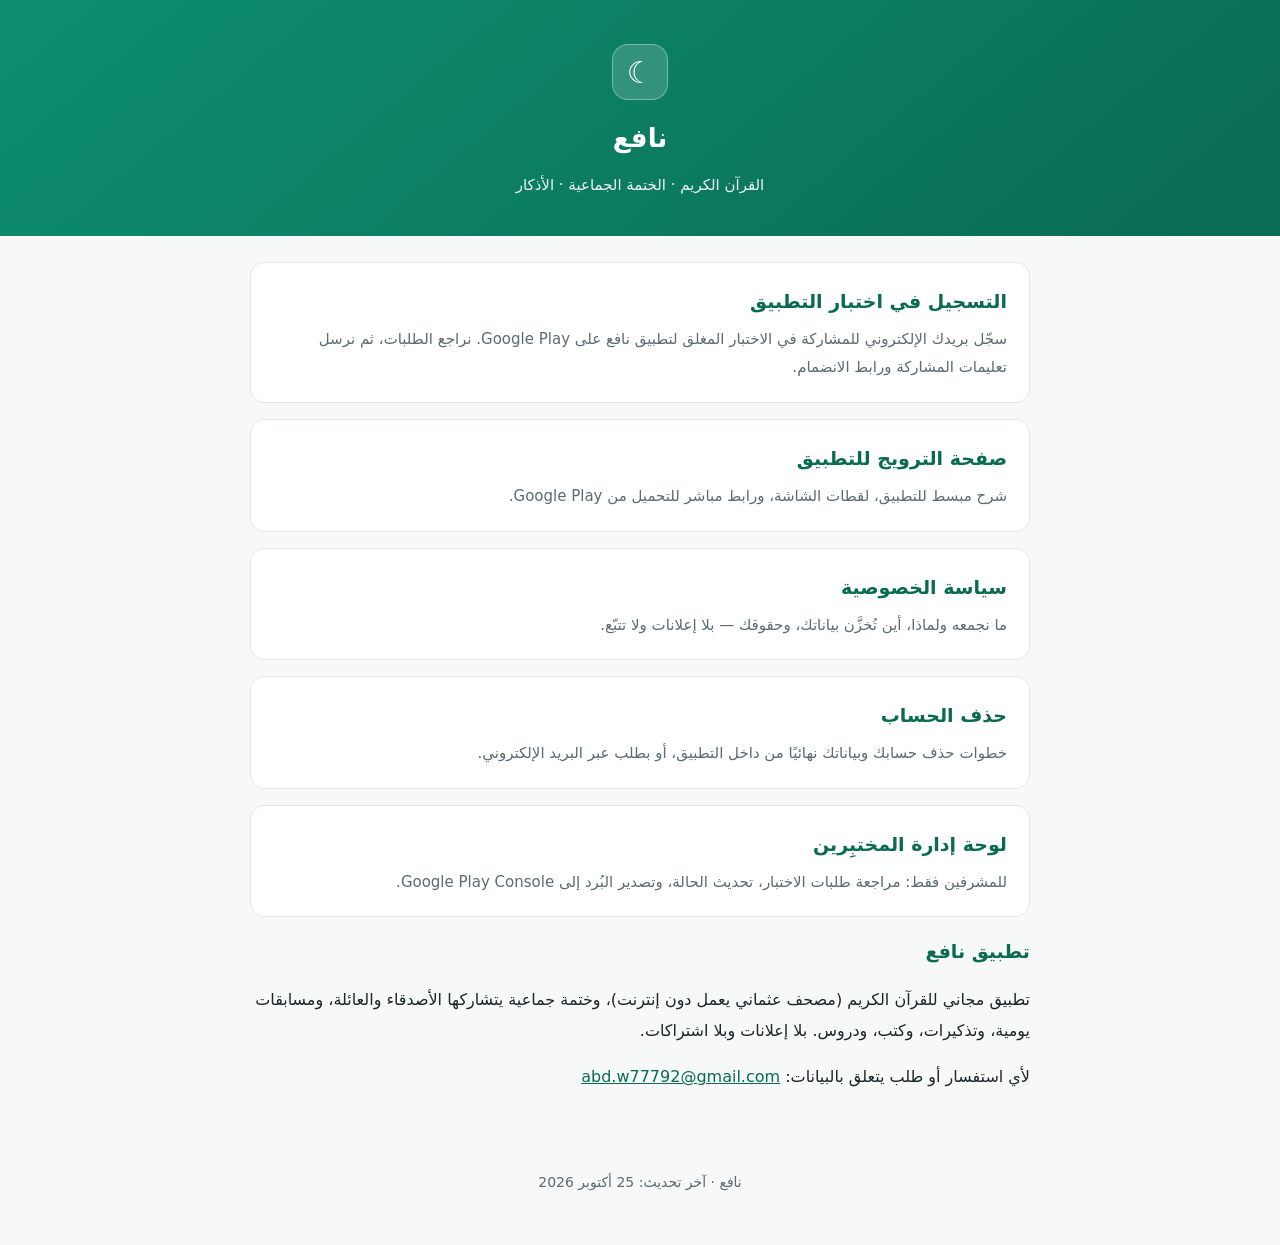
<file: naffi3/index.html>
<!DOCTYPE html>
<html lang="ar" dir="rtl">
<head>
<meta charset="utf-8">
<meta name="viewport" content="width=device-width, initial-scale=1">
<title>نافع — التسجيل في اختبار التطبيق</title>
<meta name="description" content="سجّل بريدك للمشاركة في الاختبار المغلق لتطبيق نافع، وتعرّف على سياسة الخصوصية وحذف الحساب.">
<style>
  :root {
    --brand: #0E8F70;
    --brand-dark: #0A6B53;
    --ink: #1C2529;
    --muted: #5B6B71;
    --line: #E2E8EA;
    --bg: #F6F9F8;
  }
  * { box-sizing: border-box; }
  body {
    margin: 0;
    background: var(--bg);
    color: var(--ink);
    font-family: "Segoe UI", Tahoma, "Noto Naskh Arabic", system-ui, sans-serif;
    line-height: 1.9;
  }
  header {
    background: linear-gradient(140deg, var(--brand) 0%, var(--brand-dark) 100%);
    color: #fff; padding: 44px 20px 36px; text-align: center;
  }
  .wrap { max-width: 820px; margin: 0 auto; }
  .mark {
    width: 56px; height: 56px; border-radius: 16px; margin: 0 auto 14px;
    background: rgba(255,255,255,.16); border: 1px solid rgba(255,255,255,.35);
    display: flex; align-items: center; justify-content: center; font-size: 30px;
  }
  header h1 { font-size: 26px; margin: 0; }
  header p { margin: 8px 0 0; opacity: .92; font-size: 15px; }
  main { padding: 26px 20px 60px; }
  .card {
    display: block; background: #fff; border: 1px solid var(--line);
    border-radius: 14px; padding: 20px 22px; margin-bottom: 16px;
    text-decoration: none; color: inherit;
  }
  .card:hover { border-color: var(--brand); }
  .card h2 { margin: 0 0 6px; font-size: 19px; color: var(--brand-dark); }
  .card p { margin: 0; color: var(--muted); font-size: 15px; }
  .en { direction: ltr; text-align: left; color: var(--muted); font-size: 14px; margin-top: 18px; }
  a { color: var(--brand-dark); }
  footer { color: var(--muted); font-size: 14px; padding: 0 20px 50px; text-align: center; }
</style>
</head>
<body>

<header>
  <div class="wrap">
    <div class="mark">☾</div>
    <h1>نافع</h1>
    <p>القرآن الكريم &middot; الختمة الجماعية &middot; الأذكار</p>
  </div>
</header>

<main class="wrap">

  <a class="card" href="./register.html">
    <h2>التسجيل في اختبار التطبيق</h2>
    <p>
      سجّل بريدك الإلكتروني للمشاركة في الاختبار المغلق لتطبيق نافع على
      Google Play. نراجع الطلبات، ثم نرسل تعليمات المشاركة ورابط الانضمام.
    </p>
  </a>

  <a class="card" href="./app.html">
    <h2>صفحة الترويج للتطبيق</h2>
    <p>
      شرح مبسط للتطبيق، لقطات الشاشة، ورابط مباشر للتحميل من Google Play.
    </p>
  </a>

  <a class="card" href="./privacy-policy.html">
    <h2>سياسة الخصوصية</h2>
    <p>
      ما نجمعه ولماذا، أين تُخزَّن بياناتك، وحقوقك — بلا إعلانات ولا تتبّع.
    </p>
  </a>

  <a class="card" href="./delete-account.html">
    <h2>حذف الحساب</h2>
    <p>
      خطوات حذف حسابك وبياناتك نهائيًا من داخل التطبيق، أو بطلب عبر البريد
      الإلكتروني.
    </p>
  </a>

  <a class="card" href="./admin.html" rel="nofollow">
    <h2>لوحة إدارة المختبِرين</h2>
    <p>
      للمشرفين فقط: مراجعة طلبات الاختبار، تحديث الحالة، وتصدير البُرد إلى
      Google Play Console.
    </p>
  </a>

  <section style="padding:0">
    <h2 style="color:var(--brand-dark);font-size:19px">تطبيق نافع</h2>
    <p>
      تطبيق مجاني للقرآن الكريم (مصحف عثماني يعمل دون إنترنت)، وختمة جماعية
      يتشاركها الأصدقاء والعائلة، ومسابقات يومية، وتذكيرات، وكتب، ودروس.
      بلا إعلانات وبلا اشتراكات.
    </p>
    <p>
      لأي استفسار أو طلب يتعلق بالبيانات:
      <a href="mailto:abd.w77792@gmail.com">abd.w77792@gmail.com</a>
    </p>
  </section>

</main>

<footer>
  نافع &middot; آخر تحديث: 25 أكتوبر 2026
</footer>

</body>
</html>
</file>
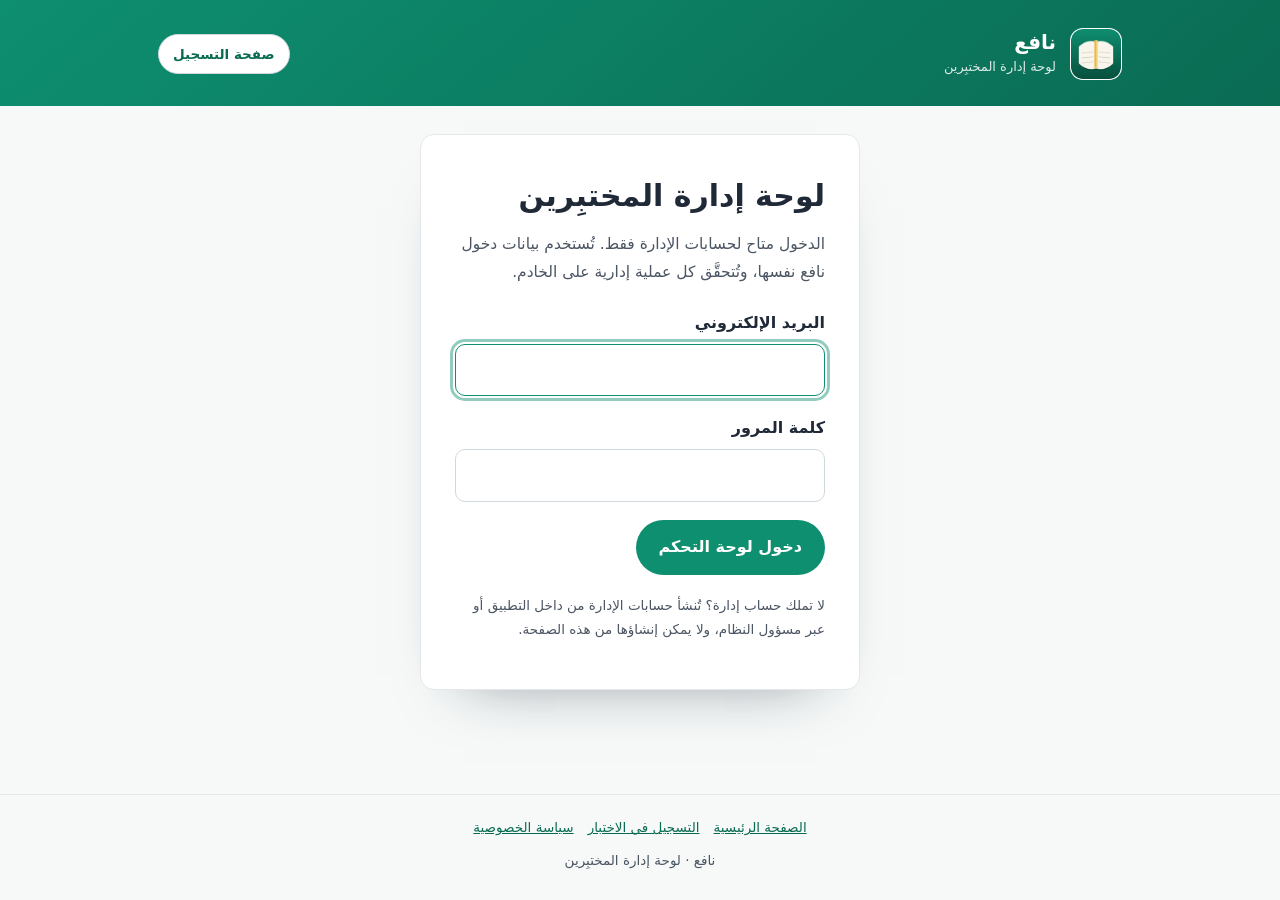
<file: naffi3/admin.html>
<!DOCTYPE html>
<html lang="ar" dir="rtl">
<head>
<meta charset="utf-8">
<meta name="viewport" content="width=device-width, initial-scale=1">
<title>لوحة إدارة المختبِرين — نافع</title>
<meta name="robots" content="noindex, nofollow">
<meta name="theme-color" content="#0E8F70">
<meta name="color-scheme" content="light">
<meta name="referrer" content="strict-origin-when-cross-origin">
<meta http-equiv="Content-Security-Policy" content="default-src 'none'; script-src 'self'; style-src 'self'; img-src 'self' data:; connect-src 'self' https://naafi3-api.onrender.com http://127.0.0.1:8000 http://localhost:8000; base-uri 'none'; form-action 'none'; object-src 'none'">
<link rel="icon" type="image/png" href="./icon-512.png">
<link rel="stylesheet" href="./css/style.css">
</head>
<body>

<header class="site-header">
  <div class="container">
    <a class="brand" href="./index.html">
      <img src="./icon-512.png" alt="">
      <span>
        <span class="brand-name">نافع</span>
        <span class="brand-tagline">لوحة إدارة المختبِرين</span>
      </span>
    </a>
    <nav aria-label="روابط عامة">
      <a class="btn btn-ghost btn-sm" href="./register.html">صفحة التسجيل</a>
    </nav>
  </div>
</header>

<main class="page">
  <div class="container">

    <section id="login-panel" class="card login-card" aria-labelledby="login-title">
      <h1 id="login-title">لوحة إدارة المختبِرين</h1>
      <p class="lead">
        الدخول متاح لحسابات الإدارة فقط. تُستخدم بيانات دخول نافع نفسها،
        وتُتحقَّق كل عملية إدارية على الخادم.
      </p>

      <div id="login-message" class="alert" aria-live="polite"></div>

      <form id="login-form" novalidate>
        <div class="field">
          <label for="login-email">البريد الإلكتروني</label>
          <input
            type="email"
            id="login-email"
            name="email"
            dir="ltr"
            autocomplete="username"
            inputmode="email"
            maxlength="254"
            required>
        </div>

        <div class="field">
          <label for="login-password">كلمة المرور</label>
          <input
            type="password"
            id="login-password"
            name="password"
            autocomplete="current-password"
            maxlength="128"
            required>
        </div>

        <div class="submit-row">
          <button type="submit" id="login-button" class="btn btn-primary">
            <span class="spinner" id="login-spinner" hidden aria-hidden="true"></span>
            <span id="login-label">دخول لوحة التحكم</span>
          </button>
        </div>
      </form>

      <p class="small muted login-note">
        لا تملك حساب إدارة؟ تُنشأ حسابات الإدارة من داخل التطبيق أو عبر
        مسؤول النظام، ولا يمكن إنشاؤها من هذه الصفحة.
      </p>
    </section>

    <section id="dashboard" aria-labelledby="dash-title" hidden>

      <div class="card">
        <div class="dash-top">
          <div>
            <h1 id="dash-title">المختبِرون المسجّلون</h1>
            <p class="lead">
              راجع الطلبات، وحدّث الحالة بعد إضافة البريد في لوحة المتجر الذي اختاره
              وإرسال رابط الانضمام.
            </p>
          </div>
          <div class="admin-header-actions">
            <span class="who" id="who"></span>
            <button type="button" id="logout-button" class="btn btn-ghost btn-sm">
              تسجيل الخروج
            </button>
          </div>
        </div>

        <div id="stats-grid" class="stat-grid" aria-label="ملخص التسجيلات"></div>

        <div id="dashboard-message" class="alert" aria-live="polite"></div>

        <details id="invite-settings" class="invite-settings">
          <summary>روابط الدعوة للمتاجر</summary>
          <div class="toolbar">
            <div class="field grow">
              <label for="invite-google-play">رابط دعوة Google Play</label>
              <input
                type="url"
                id="invite-google-play"
                placeholder="https://play.google.com/apps/testing/…"
                spellcheck="false">
            </div>
            <div class="field grow">
              <label for="invite-huawei">رابط دعوة متجر هواوي</label>
              <input
                type="url"
                id="invite-huawei"
                placeholder="رابط دعوة الاختبار في AppGallery"
                spellcheck="false">
            </div>
          </div>
          <span class="hint">
            تُحفظ الروابط في هذا المتصفح فقط. زر «رسالة القبول» يضع الرابط المناسب
            في الرسالة تلقائيًا حسب المتجر الذي اختاره المختبر.
          </span>
        </details>

        <form id="search-form" class="toolbar" role="search">
          <div class="field grow">
            <label for="search-input">بحث</label>
            <input
              type="search"
              id="search-input"
              name="q"
              maxlength="120"
              placeholder="البريد الإلكتروني أو الاسم"
              aria-describedby="search-hint">
            <span class="visually-hidden" id="search-hint">
              يبدأ البحث تلقائيًا بعد توقفك عن الكتابة.
            </span>
          </div>

          <div class="field">
            <label for="status-filter">الحالة</label>
            <select id="status-filter">
              <option value="">كل الحالات</option>
              <option value="pending">بانتظار المراجعة</option>
              <option value="invited">أُرسلت الدعوة</option>
              <option value="joined">انضم إلى الاختبار</option>
              <option value="completed">أكمل الاختبار</option>
              <option value="withdrawn">انسحب</option>
            </select>
          </div>

          <div class="field">
            <label for="store-filter">المتجر</label>
            <select id="store-filter">
              <option value="">كل المتاجر</option>
              <option value="google_play">Google Play</option>
              <option value="huawei">متجر هواوي</option>
            </select>
          </div>

          <div class="actions">
            <button type="submit" class="btn btn-primary btn-sm">بحث</button>
            <button type="button" id="refresh-button" class="btn btn-ghost btn-sm">
              تحديث
            </button>
            <button type="button" id="export-emails" class="btn btn-ghost btn-sm">
              تصدير البُرد (CSV)
            </button>
            <button type="button" id="export-detailed" class="btn btn-ghost btn-sm">
              تصدير تفصيلي (CSV)
            </button>
          </div>
        </form>

        <div class="table-wrap">
          <table>
            <caption id="table-caption">التوقيت المحلي لجهازك</caption>
            <thead>
              <tr>
                <th scope="col">البريد الإلكتروني</th>
                <th scope="col">الاسم</th>
                <th scope="col">المتجر</th>
                <th scope="col">تاريخ التسجيل</th>
                <th scope="col">الحالة</th>
                <th scope="col">ملاحظات</th>
                <th scope="col">إجراءات</th>
              </tr>
            </thead>
            <tbody id="testers-body"></tbody>
          </table>
        </div>

        <div class="pager">
          <span class="info" id="pager-info" aria-live="polite"></span>
          <div class="actions">
            <button type="button" id="prev-button" class="btn btn-ghost btn-sm">
              السابق
            </button>
            <button type="button" id="next-button" class="btn btn-ghost btn-sm">
              التالي
            </button>
          </div>
        </div>

        <p class="small muted note">
          ملف «تصدير البُرد» يحتوي البريد الإلكتروني فقط، وهو المناسب للصق في
          لوحة المتجر المختارة. «التصدير التفصيلي» يضيف المتجر والاسم وتاريخ
          التسجيل والحالة. التصدير يتبع الحالة والمتجر المختارين في التصفية،
          ولا يتبع البحث. إضافة البريد إلى لوحة المتجر وإرسال رابط الانضمام
          خطوات يدوية.
        </p>
      </div>

    </section>

  </div>
</main>

<footer class="page-footer">
  <nav aria-label="روابط التذييل">
    <a href="./index.html">الصفحة الرئيسية</a>
    <a href="./register.html">التسجيل في الاختبار</a>
    <a href="./privacy-policy.html">سياسة الخصوصية</a>
  </nav>
  <div>نافع &middot; لوحة إدارة المختبِرين</div>
</footer>

<dialog id="edit-dialog" aria-labelledby="edit-title">
  <form id="edit-form" novalidate>
    <h2 id="edit-title">تعديل بيانات المسجّل</h2>
    <p class="dialog-target" id="edit-email"></p>

    <div class="field">
      <label for="edit-status">الحالة</label>
      <select id="edit-status">
        <option value="pending">بانتظار المراجعة</option>
        <option value="invited">أُرسلت الدعوة</option>
        <option value="joined">انضم إلى الاختبار</option>
        <option value="completed">أكمل الاختبار</option>
        <option value="withdrawn">انسحب</option>
      </select>
      <span class="hint">
        لا تضع «انضم» أو «أكمل» إلا بعد التحقق من انضمامه فعليًا عبر Google Play.
      </span>
    </div>

    <div class="field">
      <label for="edit-notes">ملاحظات إدارية <span class="muted small">(لا تظهر للمسجّل)</span></label>
      <textarea id="edit-notes" maxlength="2000" rows="4"></textarea>
    </div>

    <div class="dialog-actions">
      <button type="button" id="edit-cancel" class="btn btn-ghost">إلغاء</button>
      <button type="submit" id="edit-save" class="btn btn-primary">حفظ التغييرات</button>
    </div>
  </form>
</dialog>

<dialog id="delete-dialog" aria-labelledby="delete-title">
  <div class="dialog-body">
    <h2 id="delete-title">حذف التسجيل</h2>
    <p>
      سيُحذف هذا البريد من قائمة المختبِرين نهائيًا، ولا يمكن التراجع عن الحذف.
      حذف التسجيل من الموقع لا يزيله من قائمة Google Play Console إن كان قد
      أُضيف إليها.
    </p>
    <p class="dialog-target" id="delete-email"></p>
    <div class="dialog-actions">
      <button type="button" id="delete-cancel" class="btn btn-ghost">إلغاء</button>
      <button type="button" id="delete-confirm" class="btn btn-danger">حذف نهائي</button>
    </div>
  </div>
</dialog>

<script src="./js/api.js"></script>
<script src="./js/admin.js"></script>
</body>
</html>
</file>
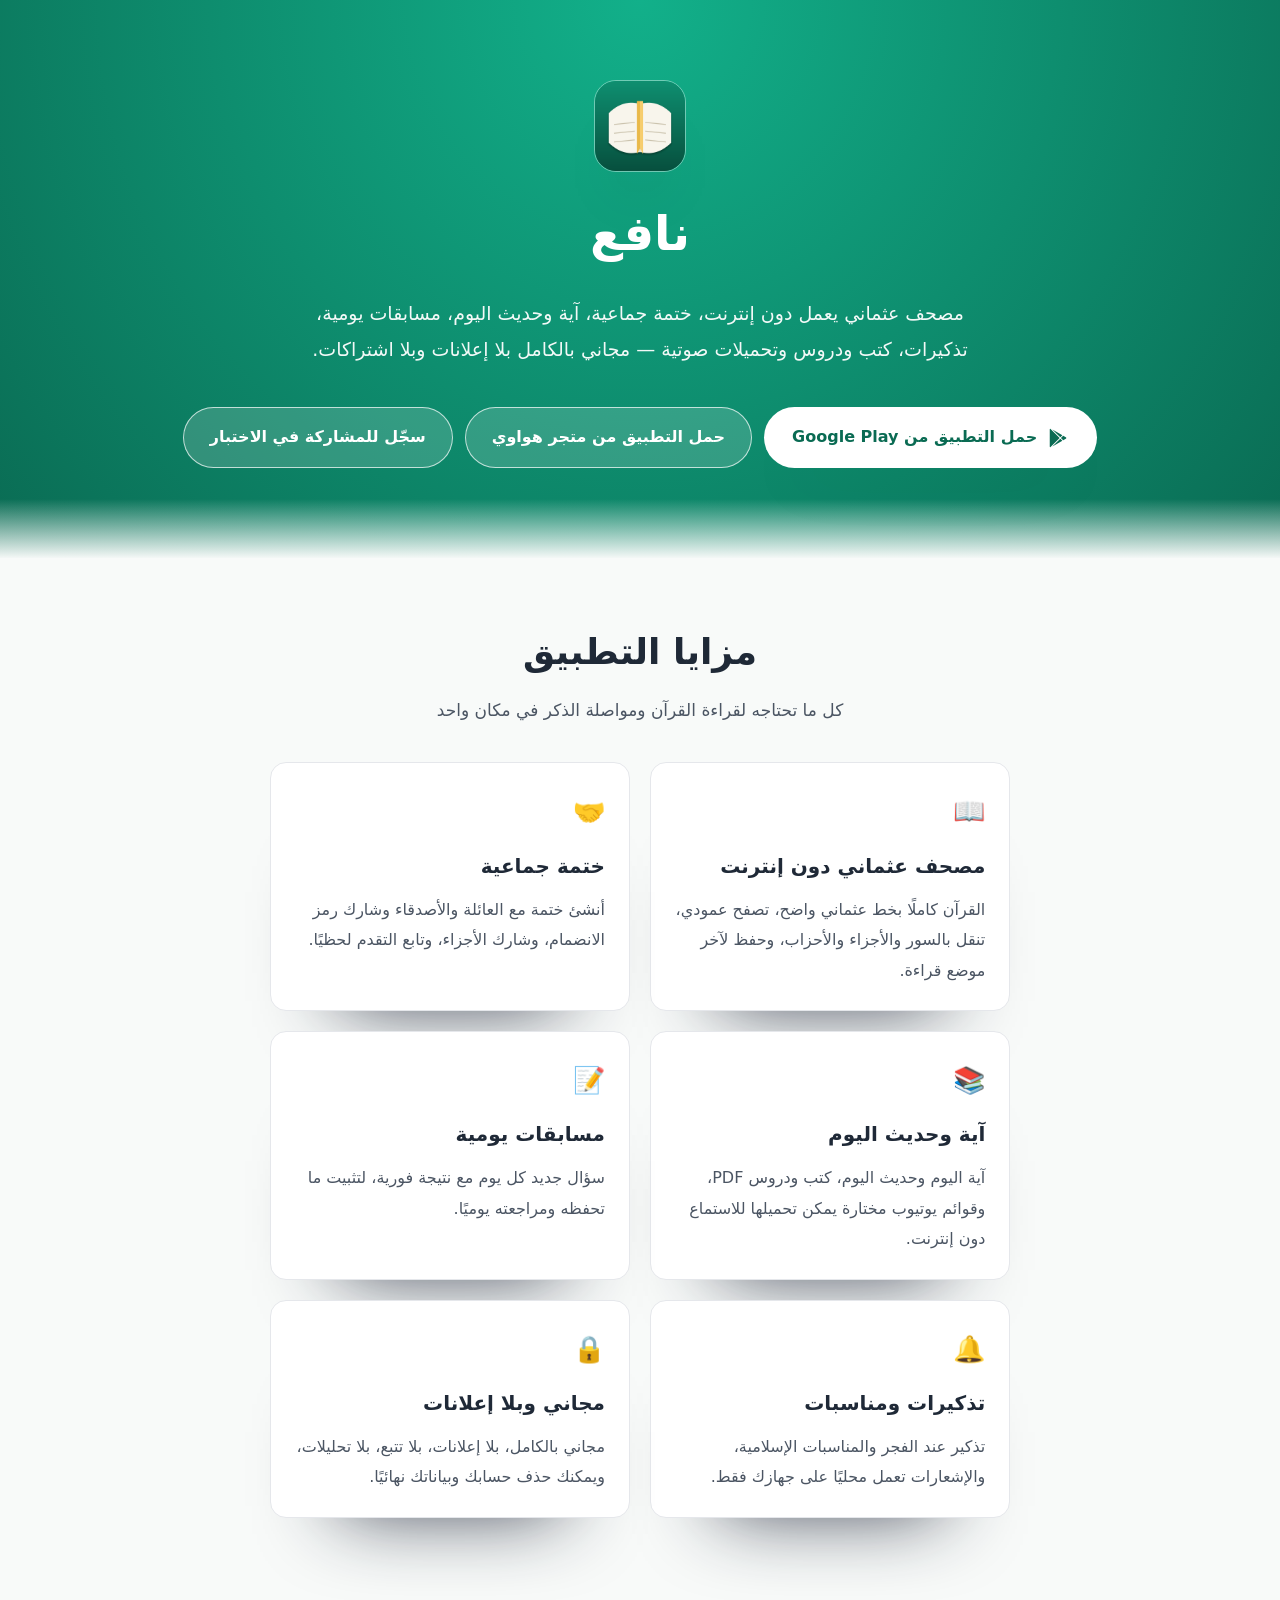
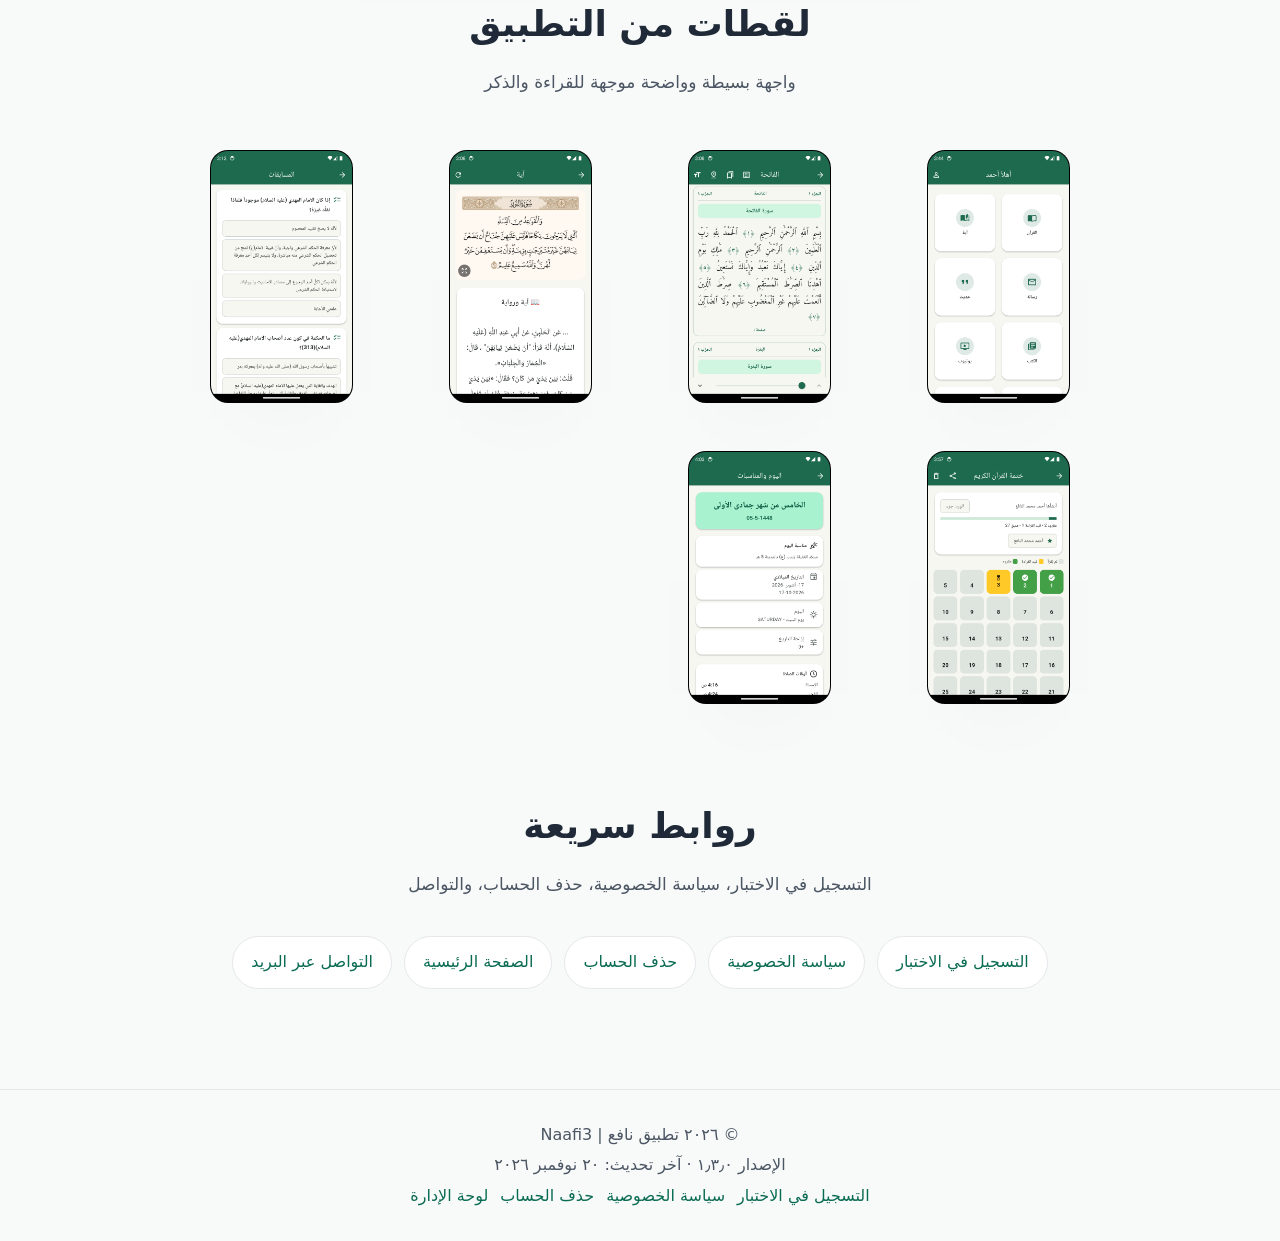
<file: naffi3/app.html>
<!DOCTYPE html>
<html lang="ar" dir="rtl">
<head>
  <meta charset="utf-8">
  <meta name="viewport" content="width=device-width, initial-scale=1">
  <title>نافع | تطبيق القرآن الكريم والختمة الجماعية</title>
  <meta name="description" content="تطبيق نافع للقرآن الكريم، الختمة الجماعية، الأذكار، المسابقات اليومية، الكتب الإسلامية وتحميلات يوتيوب صوتية. مجاني بالكامل بلا إعلانات.">
  <meta property="og:title" content="نافع | تطبيق القرآن الكريم والختمة الجماعية">
  <meta property="og:description" content="مصحف عثماني يعمل دون إنترنت، ختمة جماعية بين الأهل والأصدقاء، مسابقات يومية، تذكيرات، كتب ودروس وتحميلات صوتية.">
  <meta property="og:type" content="website">
  <meta property="og:url" content="https://ohob745.github.io/naffi3/app.html">
  <link rel="icon" type="image/png" href="../assets/assets/images/icon-512.png">
  <style>
    :root {
      --brand: #0E8F70;
      --brand-dark: #0A6B53;
      --ink: #1F2937;
      --muted: #4B5563;
      --line: #E5E7EB;
      --bg: #F8FAF9;
      --card: #FFFFFF;
    }
    * { box-sizing: border-box; }
    body {
      margin: 0;
      font-family: "Segoe UI", Tahoma, "Noto Naskh Arabic", system-ui, sans-serif;
      background: var(--bg);
      color: var(--ink);
      line-height: 1.9;
    }
    header {
      background: radial-gradient(circle at top, #12b08a 0%, var(--brand-dark) 100%);
      color: #fff;
      text-align: center;
      padding: clamp(40px, 8vw, 80px) 20px clamp(48px, 10vw, 90px);
      position: relative;
      overflow: hidden;
    }
    header::after {
      content: "";
      position: absolute;
      inset: auto 0 -1px;
      height: 60px;
      background: linear-gradient(to top, var(--bg) 0%, transparent 100%);
    }
    .wrap {
      max-width: 980px;
      margin: 0 auto;
      padding: 0 20px;
      position: relative;
      z-index: 1;
    }
    .hero {
      display: flex;
      flex-direction: column;
      align-items: center;
      gap: 16px;
    }
    .app-icon {
      width: 92px;
      height: 92px;
      border-radius: 22px;
      box-shadow: 0 40px 60px -40px rgba(15, 23, 42, 0.9);
      border: 1px solid rgba(255, 255, 255, 0.4);
    }
    header h1 { margin: 0; font-size: clamp(30px, 5vw, 48px); }
    header p {
      margin: 0;
      max-width: 680px;
      font-size: clamp(16px, 2vw, 19px);
      opacity: 0.95;
    }
    .btn {
      display: inline-flex;
      align-items: center;
      gap: 10px;
      padding: 14px 28px;
      border-radius: 999px;
      text-decoration: none;
      font-weight: 600;
      margin-top: 10px;
      transition: transform 150ms ease, box-shadow 150ms ease;
    }
    .btn-play {
      background: #fff;
      color: var(--brand-dark);
      box-shadow: 0 30px 60px -30px rgba(15, 23, 42, 0.8);
    }
    .btn:hover { transform: translateY(-4px); }
    main {
      display: flex;
      flex-direction: column;
      gap: clamp(36px, 8vw, 72px);
      padding: clamp(20px, 6vw, 60px) 0 clamp(60px, 10vw, 100px);
    }
    .section-head {
      text-align: center;
      display: flex;
      flex-direction: column;
      gap: 8px;
      margin-bottom: clamp(20px, 5vw, 36px);
    }
    .section-head h2 {
      margin: 0;
      font-size: clamp(24px, 4vw, 36px);
    }
    .section-head p {
      margin: 0;
      color: var(--muted);
      font-size: clamp(15px, 2vw, 17px);
    }
    .grid-features {
      display: grid;
      grid-template-columns: repeat(auto-fit, minmax(240px, 1fr));
      gap: clamp(14px, 3vw, 20px);
    }
    .feature-card {
      background: var(--card);
      border: 1px solid var(--line);
      border-radius: 16px;
      padding: clamp(18px, 3vw, 24px);
      display: flex;
      flex-direction: column;
      gap: 10px;
      box-shadow: 0 60px 80px -70px rgba(15, 23, 42, 0.9);
    }
    .feature-card span { font-size: 26px; }
    .feature-card h3 { margin: 0; font-size: clamp(17px, 2.2vw, 20px); }
    .feature-card p { margin: 0; color: var(--muted); }
    .screens-grid {
      display: grid;
      grid-template-columns: repeat(auto-fit, minmax(200px, 1fr));
      gap: clamp(12px, 2vw, 16px);
    }
    .screen {
      border-radius: 18px;
      overflow: hidden;
      border: 1px solid rgba(15, 23, 42, 0.08);
      box-shadow: 0 60px 80px -70px rgba(15, 23, 42, 0.95);
      background: #000;
    }
    .screen img {
      width: 100%;
      display: block;
      aspect-ratio: 9 / 16;
      object-fit: cover;
    }
    .links {
      display: flex;
      flex-wrap: wrap;
      justify-content: center;
      gap: 12px;
    }
    .link-pill {
      display: inline-flex;
      padding: 10px 18px;
      border-radius: 999px;
      border: 1px solid var(--line);
      text-decoration: none;
      color: var(--brand-dark);
      background: var(--card);
    }
    footer {
      border-top: 1px solid var(--line);
      padding: clamp(20px, 5vw, 30px) 20px;
      text-align: center;
      color: var(--muted);
      display: flex;
      flex-direction: column;
      gap: 8px;
    }
    .footer-links {
      display: flex;
      flex-wrap: wrap;
      justify-content: center;
      gap: 12px;
    }
    .footer-links a {
      color: var(--brand-dark);
      text-decoration: none;
    }
  </style>
</head>
<body>
  <header>
    <div class="wrap hero">
      <img class="app-icon" src="../assets/assets/images/icon-512.png" alt="أيقونة تطبيق نافع">
      <h1>نافع</h1>
      <p>مصحف عثماني يعمل دون إنترنت، ختمة جماعية، آية وحديث اليوم، مسابقات يومية، تذكيرات، كتب ودروس وتحميلات صوتية — مجاني بالكامل بلا إعلانات وبلا اشتراكات.</p>
      <div class="cta-group" style="display:flex;flex-wrap:wrap;justify-content:center;gap:12px;margin-top:14px"><a class="btn btn-play" href="https://play.google.com/store/apps/details?id=com.naafi3.app" target="_blank" rel="noopener">
        <svg width="22" height="24" viewBox="0 0 24 24" fill="none" xmlns="http://www.w3.org/2000/svg">
          <path d="M3.609 1.814L13.792 12 3.61 22.186a.996.996 0 0 1-.61-.92V2.734a1 1 0 0 1 .609-.92zm10.89 10.893l2.302 2.302-10.937 6.333 8.635-8.635zm3.199-3.198l2.807 1.626a1 1 0 0 1 0 1.73l-2.808 1.626L15.206 12l2.492-2.491zM5.864 2.658L16.8 8.99l-2.302 2.302-8.634-8.634z" fill="currentColor"/>
        </svg>
        حمل التطبيق من Google Play
      </a>
      <a class="btn" href="https://appgallery.huawei.com/app/C119879271?sharePrepath=ag&amp;locale=en_US&amp;source=appshare&amp;subsource=C119879271&amp;shareTo=com.android.chrome&amp;shareFrom=appmarket&amp;shareIds=f0fc514e4d7c40dcb69817b415af9813_com.android.chrome&amp;callType=SHARE" target="_blank" rel="noopener" style="background:rgba(255,255,255,.16);color:#fff;border:1px solid rgba(255,255,255,.7);padding:14px 26px;border-radius:999px;text-decoration:none;font-weight:600">حمل التطبيق من متجر هواوي</a>
      <a class="btn" href="./register.html" style="background:rgba(255,255,255,.16);color:#fff;border:1px solid rgba(255,255,255,.7);padding:14px 26px;border-radius:999px;text-decoration:none;font-weight:600">سجّل للمشاركة في الاختبار</a></div>
    </div>
  </header>

  <main>
    <section class="wrap">
      <div class="section-head">
        <h2>مزايا التطبيق</h2>
        <p>كل ما تحتاجه لقراءة القرآن ومواصلة الذكر في مكان واحد</p>
      </div>
      <div class="grid-features">
        <article class="feature-card">
          <span>📖</span>
          <h3>مصحف عثماني دون إنترنت</h3>
          <p>القرآن كاملًا بخط عثماني واضح، تصفح عمودي، تنقل بالسور والأجزاء والأحزاب، وحفظ لآخر موضع قراءة.</p>
        </article>
        <article class="feature-card">
          <span>🤝</span>
          <h3>ختمة جماعية</h3>
          <p>أنشئ ختمة مع العائلة والأصدقاء وشارك رمز الانضمام، وشارك الأجزاء، وتابع التقدم لحظيًا.</p>
        </article>
        <article class="feature-card">
          <span>📚</span>
          <h3>آية وحديث اليوم</h3>
          <p>آية اليوم وحديث اليوم، كتب ودروس PDF، وقوائم يوتيوب مختارة يمكن تحميلها للاستماع دون إنترنت.</p>
        </article>
        <article class="feature-card">
          <span>📝</span>
          <h3>مسابقات يومية</h3>
          <p>سؤال جديد كل يوم مع نتيجة فورية، لتثبيت ما تحفظه ومراجعته يوميًا.</p>
        </article>
        <article class="feature-card">
          <span>🔔</span>
          <h3>تذكيرات ومناسبات</h3>
          <p>تذكير عند الفجر والمناسبات الإسلامية، والإشعارات تعمل محليًا على جهازك فقط.</p>
        </article>
        <article class="feature-card">
          <span>🔒</span>
          <h3>مجاني وبلا إعلانات</h3>
          <p>مجاني بالكامل، بلا إعلانات، بلا تتبع، بلا تحليلات، ويمكنك حذف حسابك وبياناتك نهائيًا.</p>
        </article>
      </div>
    </section>

    <section class="wrap">
      <div class="section-head">
        <h2>لقطات من التطبيق</h2>
        <p>واجهة بسيطة وواضحة موجهة للقراءة والذكر</p>
      </div>
      <div class="screens-grid">
        <figure class="screen"><img src="../assets/assets/images/01_home.png" alt="الرئيسية"></figure>
        <figure class="screen"><img src="../assets/assets/images/02_quran.png" alt="المصحف"></figure>
        <figure class="screen"><img src="../assets/assets/images/03_ayah.png" alt="آية اليوم"></figure>
        <figure class="screen"><img src="../assets/assets/images/07_quiz.png" alt="المسابقات"></figure>
        <figure class="screen"><img src="../assets/assets/images/09_khatma_detail.png" alt="الختمة الجماعية"></figure>
        <figure class="screen"><img src="../assets/assets/images/10_today.png" alt="اليوم والمناسبات"></figure>
      </div>
    </section>

    <section class="wrap">
      <div class="section-head">
        <h2>روابط سريعة</h2>
        <p>التسجيل في الاختبار، سياسة الخصوصية، حذف الحساب، والتواصل</p>
      </div>
      <div class="links">
        <a class="link-pill" href="./register.html">التسجيل في الاختبار</a>
        <a class="link-pill" href="./privacy-policy.html">سياسة الخصوصية</a>
        <a class="link-pill" href="./delete-account.html">حذف الحساب</a>
        <a class="link-pill" href="./index.html">الصفحة الرئيسية</a>
        <a class="link-pill" href="mailto:abd.w77792@gmail.com">التواصل عبر البريد</a>
      </div>
    </section>
  </main>

  <footer>
    <div class="wrap">
      <div>© ٢٠٢٦ تطبيق نافع | Naafi3</div>
      <div>الإصدار ١٫٣٫٠ &middot; آخر تحديث: ٢٠ نوفمبر ٢٠٢٦</div>
      <div class="footer-links">
        <a href="./register.html">التسجيل في الاختبار</a>
        <a href="./privacy-policy.html">سياسة الخصوصية</a>
        <a href="./delete-account.html">حذف الحساب</a>
        <a href="./admin.html" rel="nofollow">لوحة الإدارة</a>
      </div>
    </div>
  </footer>
</body>
</html>
</file>
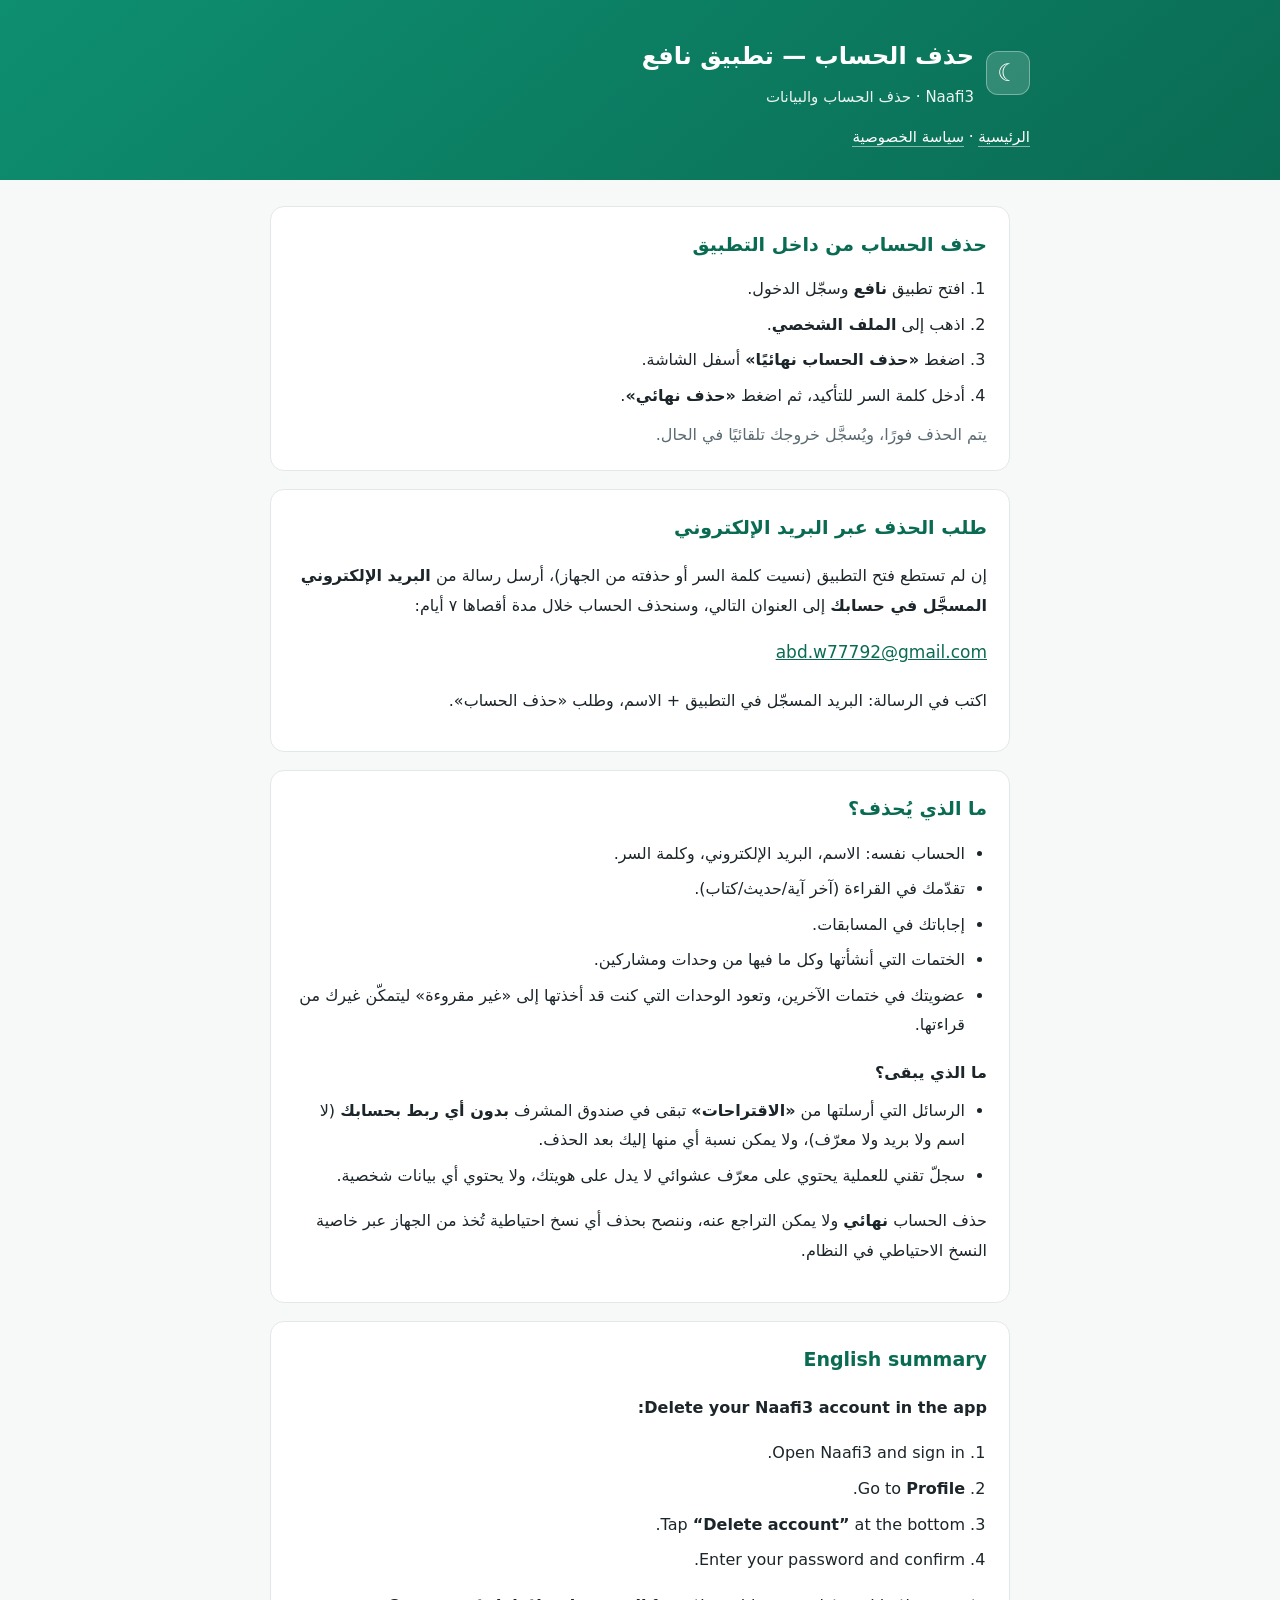
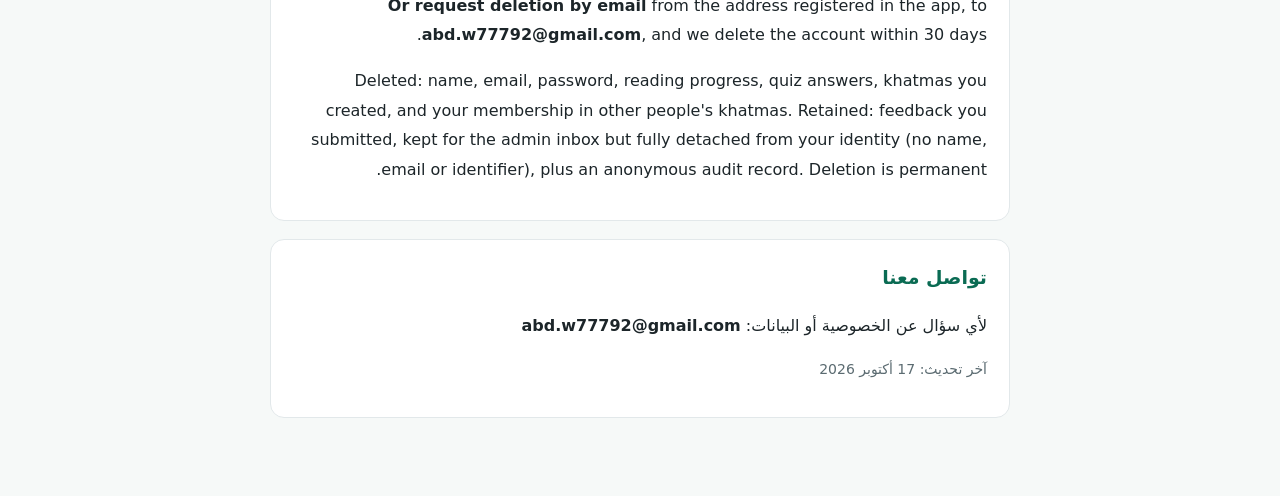
<file: naffi3/delete-account.html>
<!DOCTYPE html>
<html lang="ar" dir="rtl">
<head>
<meta charset="utf-8">
<meta name="viewport" content="width=device-width, initial-scale=1">
<title>حذف الحساب — نافع</title>
<meta name="description" content="كيفية حذف حسابك وبياناتك في تطبيق نافع (Naafi3).">
<style>
  :root {
    --brand: #0E8F70;
    --brand-dark: #0A6B53;
    --ink: #1C2529;
    --muted: #5B6B71;
    --line: #E2E8EA;
    --bg: #F6F9F8;
  }
  * { box-sizing: border-box; }
  body {
    margin: 0;
    background: var(--bg);
    color: var(--ink);
    font-family: "Segoe UI", Tahoma, "Noto Naskh Arabic", "Traditional Arabic", system-ui, sans-serif;
    line-height: 1.85;
  }
  header {
    background: linear-gradient(140deg, var(--brand) 0%, var(--brand-dark) 100%);
    color: #fff;
    padding: 34px 20px 28px;
  }
  .wrap { max-width: 780px; margin: 0 auto; }
  .brand { display: flex; align-items: center; gap: 12px; margin-bottom: 10px; }
  .mark {
    width: 44px; height: 44px; border-radius: 12px;
    background: rgba(255,255,255,.16);
    border: 1px solid rgba(255,255,255,.35);
    display: flex; align-items: center; justify-content: center;
    font-size: 24px;
  }
  header h1 { font-size: 24px; margin: 0; }
  header p { margin: 6px 0 0; opacity: .92; font-size: 15px; }
  header a { color: #fff; }
  .nav { margin-top: 12px; font-size: 15px; }
  .nav a {
    color: #fff; text-decoration: none;
    border-bottom: 1px solid rgba(255,255,255,.5);
  }
  main { padding: 26px 20px 60px; }
  section {
    background: #fff; border: 1px solid var(--line); border-radius: 14px;
    padding: 20px 22px; margin-bottom: 18px;
  }
  h2 { font-size: 19px; margin: 0 0 12px; color: var(--brand-dark); }
  h3 { font-size: 16px; margin: 18px 0 8px; }
  ol, ul { padding-inline-start: 22px; margin: 8px 0; }
  li { margin-bottom: 6px; }
  ol.steps { padding-right: 22px; }
  code {
    background: var(--bg); border: 1px solid var(--line); border-radius: 6px;
    padding: 1px 7px; font-size: 14px; direction: ltr; display: inline-block;
  }
  .note {
    background: #FFF8E6; border: 1px solid #F2E0A8; border-radius: 12px;
    padding: 14px 16px; font-size: 15px;
  }
  a { color: var(--brand-dark); }
  .ltr { direction: ltr; text-align: left; }
  footer { color: var(--muted); font-size: 13px; text-align: center; padding: 0 20px 40px; }
  hr { border: none; border-top: 1px solid var(--line); margin: 22px 0; }
</style>
</head>
<body>

<header>
  <div class="wrap">
    <div class="brand">
      <div class="mark" aria-hidden="true">☾</div>
      <div>
        <h1>حذف الحساب — تطبيق نافع</h1>
        <p>Naafi3 &middot; حذف الحساب والبيانات</p>
      </div>
    </div>
    <div class="nav">
      <a href="./index.html">الرئيسية</a> &middot;
      <a href="./privacy-policy.html">سياسة الخصوصية</a>
    </div>
  </div>
</header>

<main class="wrap">

  <section>
    <h2>حذف الحساب من داخل التطبيق</h2>
    <ol>
      <li>افتح تطبيق <strong>نافع</strong> وسجّل الدخول.</li>
      <li>اذهب إلى <strong>الملف الشخصي</strong>.</li>
      <li>اضغط <strong>«حذف الحساب نهائيًا»</strong> أسفل الشاشة.</li>
      <li>أدخل كلمة السر للتأكيد، ثم اضغط <strong>«حذف نهائي»</strong>.</li>
    </ol>
    <p style="margin:10px 0 0;color:var(--muted)">
      يتم الحذف فورًا، ويُسجَّل خروجك تلقائيًا في الحال.
    </p>
  </section>

  <section>
    <h2>طلب الحذف عبر البريد الإلكتروني</h2>
    <p>
      إن لم تستطع فتح التطبيق (نسيت كلمة السر أو حذفته من الجهاز)، أرسل رسالة من
      <strong>البريد الإلكتروني المسجَّل في حسابك</strong> إلى العنوان التالي، وسنحذف
      الحساب خلال مدة أقصاها ٧ أيام:
    </p>
    <p style="font-size:17px">
      <!-- عدّل هذا البريد إلى بريدك الرسمي قبل النشر -->
      <a href="mailto:abd.w77792@gmail.com?subject=%D8%AD%D8%B0%D9%81%20الحساب%20-%20%D9%86افع">abd.w77792@gmail.com</a>
    </p>
    <p>اكتب في الرسالة: البريد المسجّل في التطبيق + الاسم، وطلب «حذف الحساب».</p>
  </section>

  <section>
    <h2>ما الذي يُحذف؟</h2>
    <ul>
      <li>الحساب نفسه: الاسم، البريد الإلكتروني، وكلمة السر.</li>
      <li>تقدّمك في القراءة (آخر آية/حديث/كتاب).</li>
      <li>إجاباتك في المسابقات.</li>
      <li>الختمات التي أنشأتها وكل ما فيها من وحدات ومشاركين.</li>
      <li>عضويتك في ختمات الآخرين، وتعود الوحدات التي كنت قد أخذتها إلى «غير مقروءة» ليتمكّن غيرك من قراءتها.</li>
    </ul>

    <h3>ما الذي يبقى؟</h3>
    <ul>
      <li>
        الرسائل التي أرسلتها من <strong>«الاقتراحات»</strong> تبقى في صندوق المشرف
        <strong>بدون أي ربط بحسابك</strong> (لا اسم ولا بريد ولا معرّف)، ولا يمكن نسبة
        أي منها إليك بعد الحذف.
      </li>
      <li>
        سجلّ تقني للعملية يحتوي على معرّف عشوائي لا يدل على هويتك، ولا يحتوي أي بيانات
        شخصية.
      </li>
    </ul>
    <p>
      حذف الحساب <strong>نهائي</strong> ولا يمكن التراجع عنه، وننصح بحذف أي نسخ احتياطية
      تُخذ من الجهاز عبر خاصية النسخ الاحتياطي في النظام.
    </p>
  </section>

  <section>
    <h2>English summary</h2>
    <p><strong>Delete your Naafi3 account in the app:</strong></p>
    <ol>
      <li>Open Naafi3 and sign in.</li>
      <li>Go to <strong>Profile</strong>.</li>
      <li>Tap <strong>“Delete account”</strong> at the bottom.</li>
      <li>Enter your password and confirm.</li>
    </ol>
    <p>
      <strong>Or request deletion by email</strong> from the address registered in the
      app, to <strong>abd.w77792@gmail.com</strong>, and we delete the account within
      30 days.
    </p>
    <p>
      Deleted: name, email, password, reading progress, quiz answers, khatmas you
      created, and your membership in other people's khatmas. Retained: feedback you
      submitted, kept for the admin inbox but fully detached from your identity
      (no name, email or identifier), plus an anonymous audit record. Deletion is
      permanent.
    </p>
  </section>

  <section>
    <h2>تواصل معنا</h2>
    <p>
      لأي سؤال عن الخصوصية أو البيانات:
      <strong>abd.w77792@gmail.com</strong>
    </p>
    <p style="color:var(--muted); font-size:14px;">آخر تحديث: 17 أكتوبر 2026</p>
  </section>

</main>
</body>
</html>
</file>
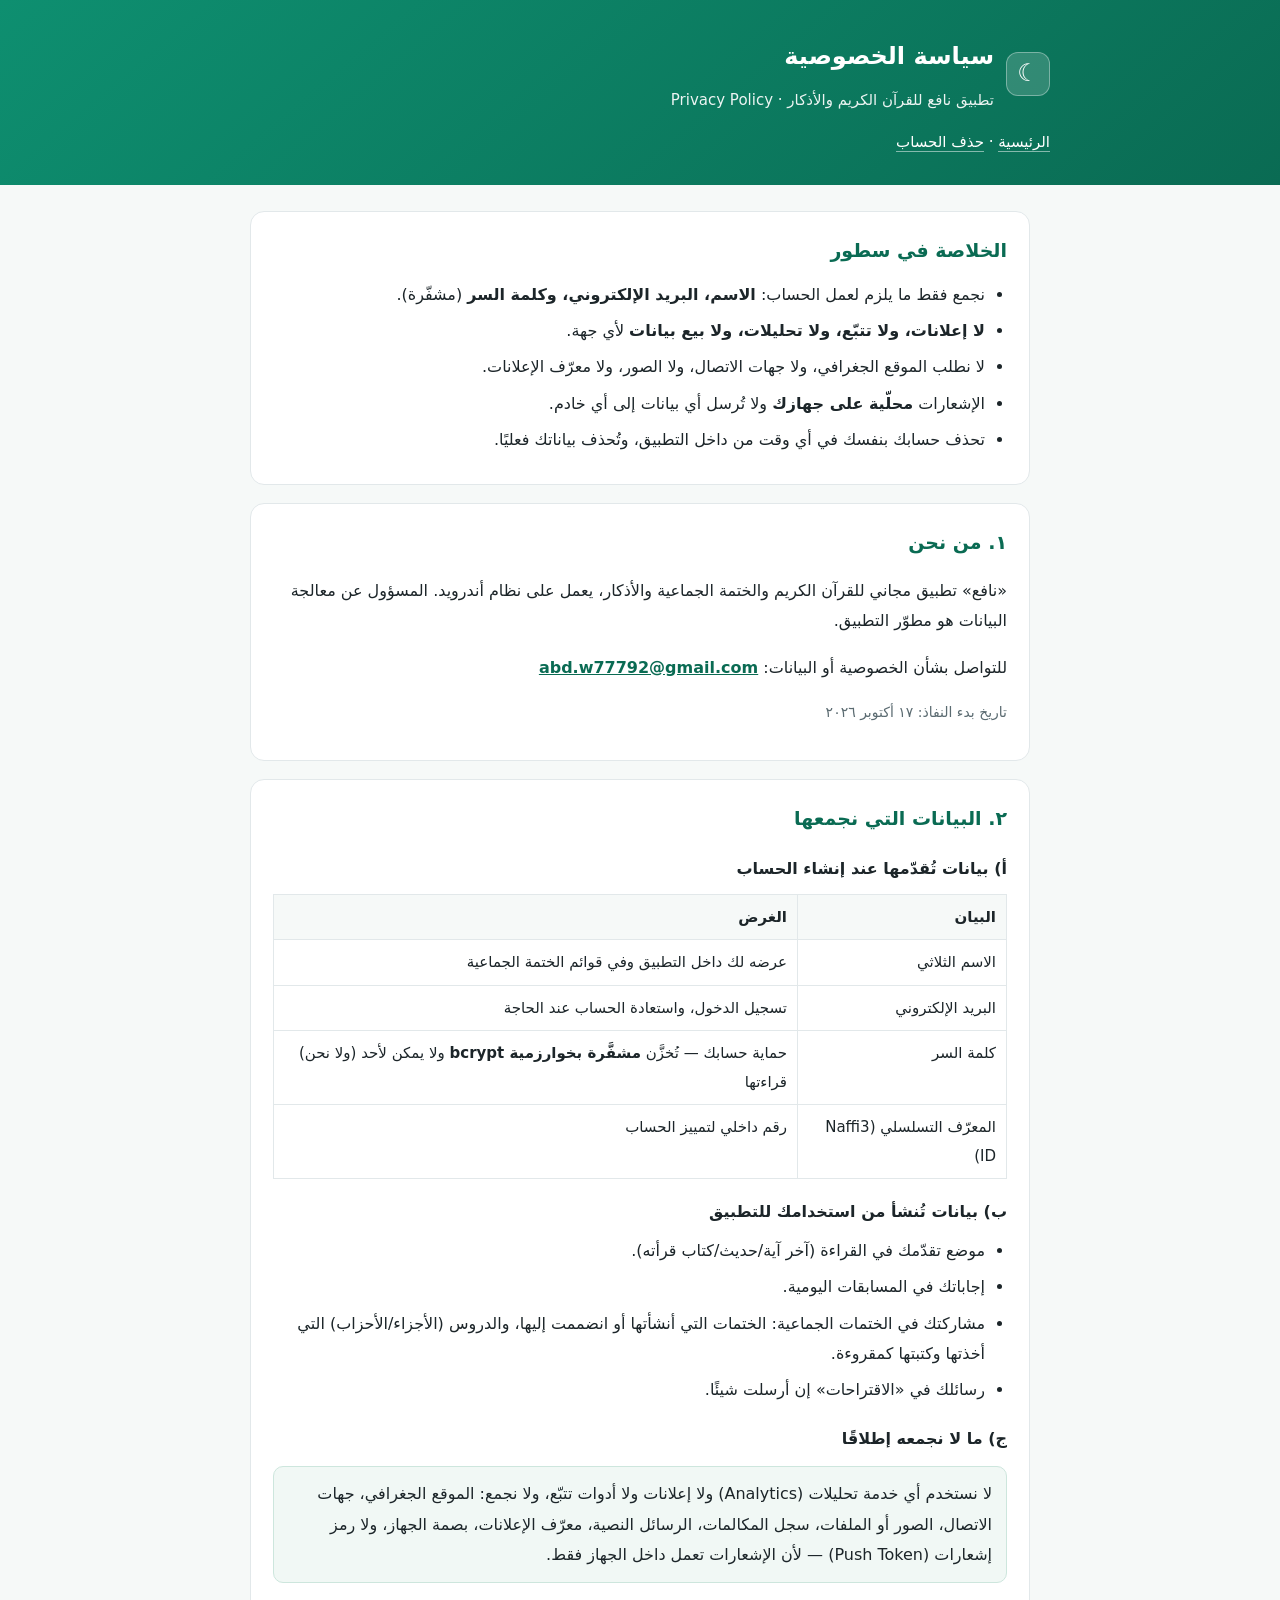
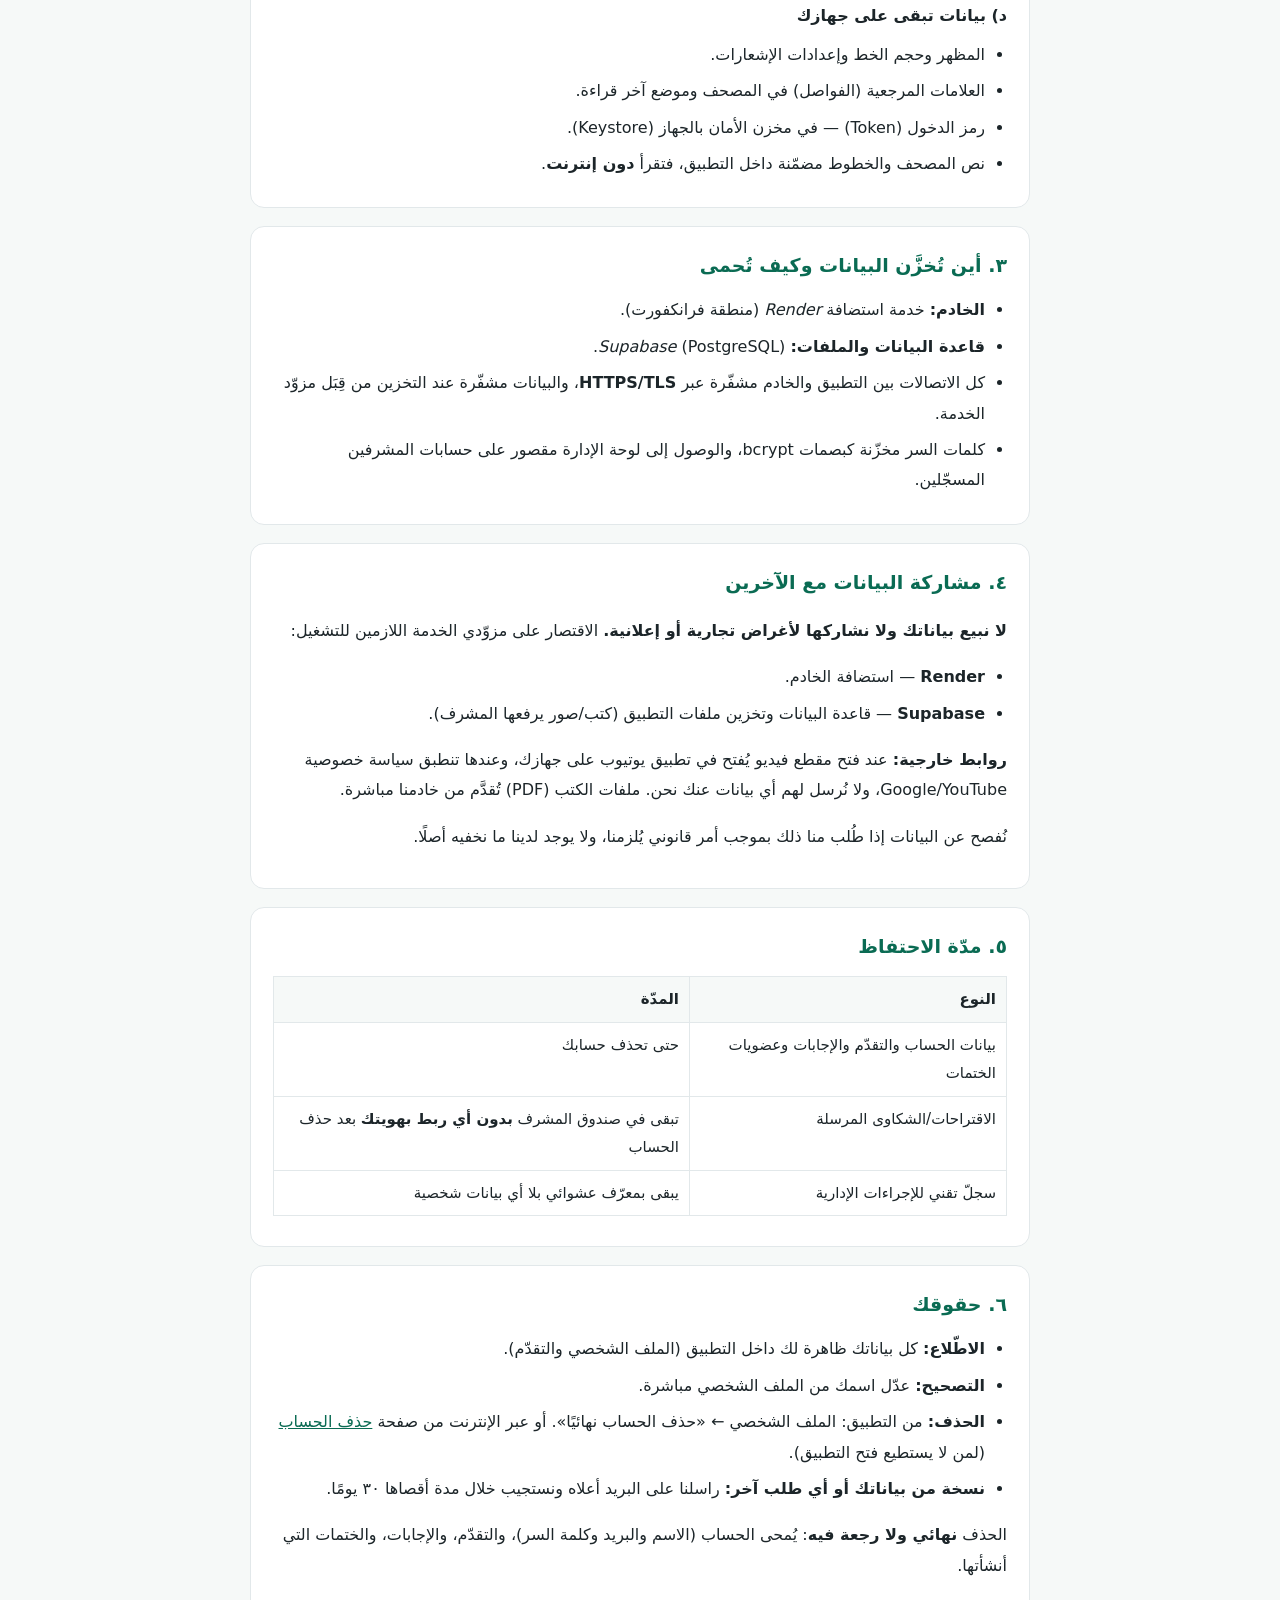
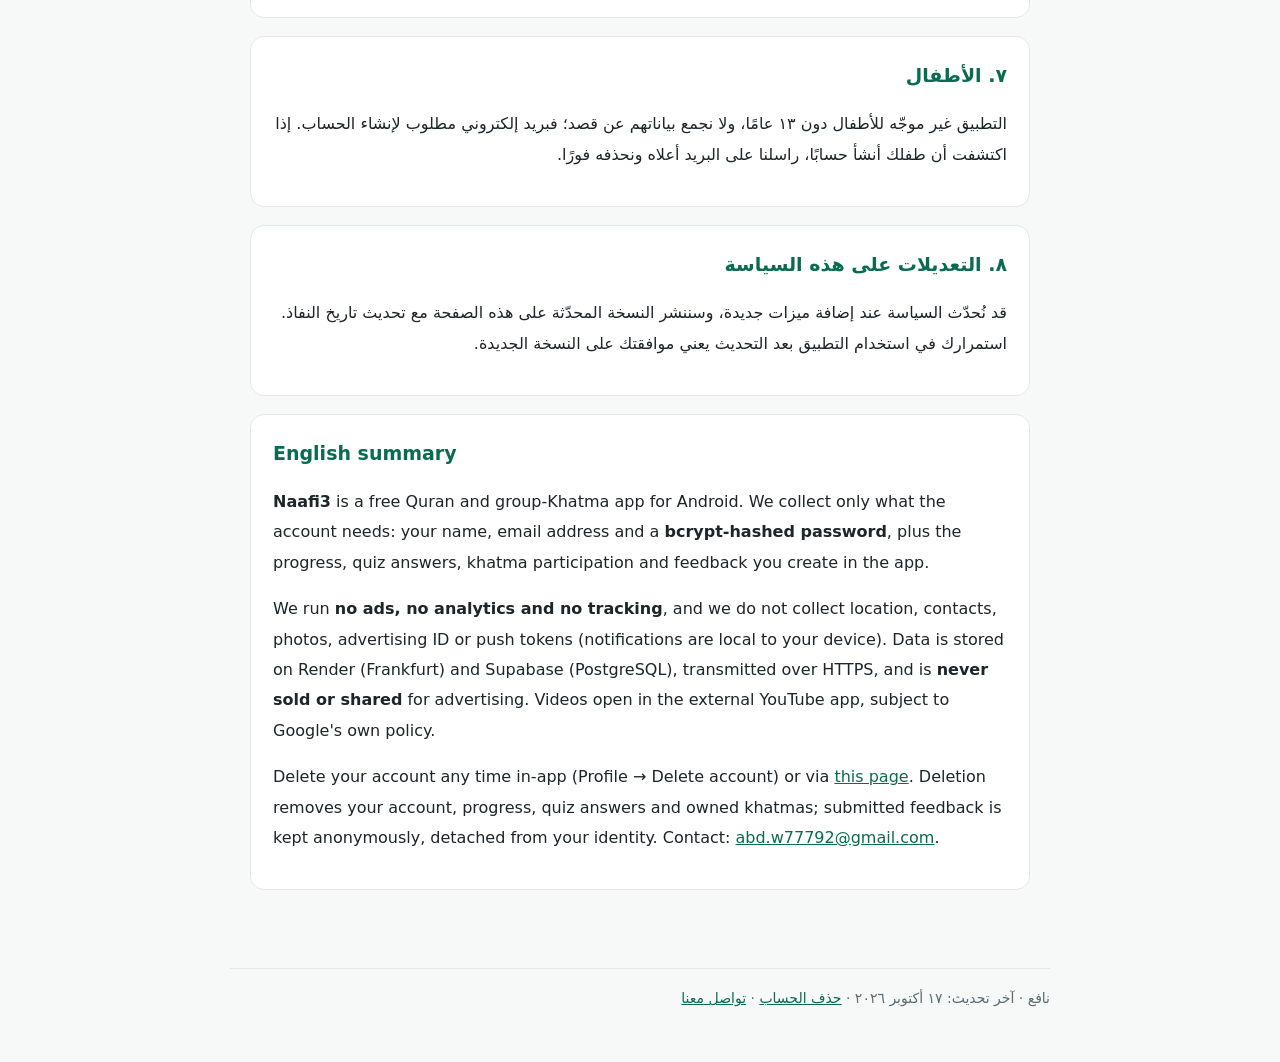
<file: naffi3/privacy-policy.html>
<!DOCTYPE html>
<html lang="ar" dir="rtl">
<head>
<meta charset="utf-8">
<meta name="viewport" content="width=device-width, initial-scale=1">
<title>سياسة الخصوصية — نافع</title>
<meta name="description" content="سياسة الخصوصية لتطبيق نافع: ما نجمعه، ولماذا، وكيف تحذف بياناتك.">
<style>
  :root {
    --brand: #0E8F70;
    --brand-dark: #0A6B53;
    --ink: #1C2529;
    --muted: #5B6B71;
    --line: #E2E8EA;
    --bg: #F6F9F8;
  }
  * { box-sizing: border-box; }
  body {
    margin: 0;
    background: var(--bg);
    color: var(--ink);
    font-family: "Segoe UI", Tahoma, "Noto Naskh Arabic", "Traditional Arabic", system-ui, sans-serif;
    line-height: 1.9;
  }
  header {
    background: linear-gradient(140deg, var(--brand) 0%, var(--brand-dark) 100%);
    color: #fff;
    padding: 34px 20px 28px;
  }
  .wrap { max-width: 820px; margin: 0 auto; }
  .brand { display: flex; align-items: center; gap: 12px; }
  .mark {
    width: 44px; height: 44px; border-radius: 12px;
    background: rgba(255,255,255,.16);
    border: 1px solid rgba(255,255,255,.35);
    display: flex; align-items: center; justify-content: center;
    font-size: 24px;
  }
  header h1 { font-size: 24px; margin: 0; }
  header p { margin: 6px 0 0; opacity: .92; font-size: 15px; }
  .nav { margin-top: 14px; font-size: 15px; }
  .nav a { color: #fff; text-decoration: none; border-bottom: 1px solid rgba(255,255,255,.5); }
  header a { color: #fff; }
  main { padding: 26px 20px 60px; }
  section {
    background: #fff; border: 1px solid var(--line); border-radius: 14px;
    padding: 20px 22px; margin-bottom: 18px;
  }
  h2 { font-size: 19px; margin: 0 0 12px; color: var(--brand-dark); }
  h3 { font-size: 16px; margin: 18px 0 8px; }
  ul, ol { padding-inline-start: 22px; margin: 8px 0; }
  li { margin-bottom: 6px; }
  table { width: 100%; border-collapse: collapse; margin: 10px 0; font-size: 15px; }
  th, td { border: 1px solid var(--line); padding: 8px 10px; text-align: start; vertical-align: top; }
  th { background: var(--bg); }
  .note {
    background: #F1F8F5; border: 1px solid #CDE6DD; border-radius: 10px;
    padding: 12px 14px; margin: 12px 0;
  }
  a { color: var(--brand-dark); }
  code { background: var(--bg); border: 1px solid var(--line); border-radius: 6px; padding: 1px 6px; }
  footer { color: var(--muted); font-size: 14px; padding: 0 20px 50px; }
  footer .wrap { border-top: 1px solid var(--line); padding-top: 16px; }
  .en { direction: ltr; text-align: left; }
</style>
</head>
<body>

<header>
  <div class="wrap">
    <div class="brand">
      <div class="mark">☾</div>
      <div>
        <h1>سياسة الخصوصية</h1>
        <p>تطبيق نافع للقرآن الكريم والأذكار &middot; Privacy Policy</p>
      </div>
    </div>
    <div class="nav">
      <a href="./index.html">الرئيسية</a> &middot;
      <a href="./delete-account.html">حذف الحساب</a>
    </div>
  </div>
</header>

<main class="wrap">

  <section>
    <h2>الخلاصة في سطور</h2>
    <ul>
      <li>نجمع فقط ما يلزم لعمل الحساب: <strong>الاسم، البريد الإلكتروني، وكلمة السر</strong> (مشفّرة).</li>
      <li><strong>لا إعلانات، ولا تتبّع، ولا تحليلات، ولا بيع بيانات</strong> لأي جهة.</li>
      <li>لا نطلب الموقع الجغرافي، ولا جهات الاتصال، ولا الصور، ولا معرّف الإعلانات.</li>
      <li>الإشعارات <strong>محلّية على جهازك</strong> ولا تُرسل أي بيانات إلى أي خادم.</li>
      <li>تحذف حسابك بنفسك في أي وقت من داخل التطبيق، وتُحذف بياناتك فعليًا.</li>
    </ul>
  </section>

  <section>
    <h2>١. من نحن</h2>
    <p>
      «نافع» تطبيق مجاني للقرآن الكريم والختمة الجماعية والأذكار، يعمل على نظام
      أندرويد. المسؤول عن معالجة البيانات هو مطوّر التطبيق.
    </p>
    <p>
      للتواصل بشأن الخصوصية أو البيانات:
      <strong><a href="mailto:abd.w77792@gmail.com">abd.w77792@gmail.com</a></strong>
    </p>
    <p style="color:var(--muted);font-size:14px;">تاريخ بدء النفاذ: ١٧ أكتوبر ٢٠٢٦</p>
  </section>

  <section>
    <h2>٢. البيانات التي نجمعها</h2>

    <h3>أ) بيانات تُقدّمها عند إنشاء الحساب</h3>
    <table>
      <tr><th>البيان</th><th>الغرض</th></tr>
      <tr><td>الاسم الثلاثي</td><td>عرضه لك داخل التطبيق وفي قوائم الختمة الجماعية</td></tr>
      <tr><td>البريد الإلكتروني</td><td>تسجيل الدخول، واستعادة الحساب عند الحاجة</td></tr>
      <tr><td>كلمة السر</td><td>حماية حسابك — تُخزَّن <strong>مشفَّرة بخوارزمية bcrypt</strong> ولا يمكن لأحد (ولا نحن) قراءتها</td></tr>
      <tr><td>المعرّف التسلسلي (Naffi3 ID)</td><td>رقم داخلي لتمييز الحساب</td></tr>
    </table>

    <h3>ب) بيانات تُنشأ من استخدامك للتطبيق</h3>
    <ul>
      <li>موضع تقدّمك في القراءة (آخر آية/حديث/كتاب قرأته).</li>
      <li>إجاباتك في المسابقات اليومية.</li>
      <li>مشاركتك في الختمات الجماعية: الختمات التي أنشأتها أو انضممت إليها، والدروس (الأجزاء/الأحزاب) التي أخذتها وكتبتها كمقروءة.</li>
      <li>رسائلك في «الاقتراحات» إن أرسلت شيئًا.</li>
    </ul>

    <h3>ج) ما لا نجمعه إطلاقًا</h3>
    <div class="note">
      لا نستخدم أي خدمة تحليلات (Analytics) ولا إعلانات ولا أدوات تتبّع، ولا نجمع:
      الموقع الجغرافي، جهات الاتصال، الصور أو الملفات، سجل المكالمات، الرسائل النصية،
      معرّف الإعلانات، بصمة الجهاز، ولا رمز إشعارات (Push Token) — لأن الإشعارات
      تعمل داخل الجهاز فقط.
    </div>

    <h3>د) بيانات تبقى على جهازك</h3>
    <ul>
      <li>المظهر وحجم الخط وإعدادات الإشعارات.</li>
      <li>العلامات المرجعية (الفواصل) في المصحف وموضع آخر قراءة.</li>
      <li>رمز الدخول (Token) — في مخزن الأمان بالجهاز (Keystore).</li>
      <li>نص المصحف والخطوط مضمّنة داخل التطبيق، فتقرأ <strong>دون إنترنت</strong>.</li>
    </ul>
  </section>

  <section>
    <h2>٣. أين تُخزَّن البيانات وكيف تُحمى</h2>
    <ul>
      <li>
        <strong>الخادم:</strong> خدمة استضافة <em>Render</em> (منطقة فرانكفورت).
      </li>
      <li>
        <strong>قاعدة البيانات والملفات:</strong> <em>Supabase</em> (PostgreSQL).
      </li>
      <li>
        كل الاتصالات بين التطبيق والخادم مشفّرة عبر <strong>HTTPS/TLS</strong>،
        والبيانات مشفّرة عند التخزين من قِبَل مزوّد الخدمة.
      </li>
      <li>
        كلمات السر مخزّنة كبصمات bcrypt، والوصول إلى لوحة الإدارة مقصور على
        حسابات المشرفين المسجّلين.
      </li>
    </ul>
  </section>

  <section>
    <h2>٤. مشاركة البيانات مع الآخرين</h2>
    <p>
      <strong>لا نبيع بياناتك ولا نشاركها لأغراض تجارية أو إعلانية.</strong>
      الاقتصار على مزوّدي الخدمة اللازمين للتشغيل:
    </p>
    <ul>
      <li><strong>Render</strong> — استضافة الخادم.</li>
      <li><strong>Supabase</strong> — قاعدة البيانات وتخزين ملفات التطبيق (كتب/صور يرفعها المشرف).</li>
    </ul>
    <p>
      <strong>روابط خارجية:</strong> عند فتح مقطع فيديو يُفتح في تطبيق يوتيوب على
      جهازك، وعندها تنطبق سياسة خصوصية Google/YouTube، ولا نُرسل لهم أي بيانات
      عنك نحن. ملفات الكتب (PDF) تُقدَّم من خادمنا مباشرة.
    </p>
    <p>
      نُفصح عن البيانات إذا طُلب منا ذلك بموجب أمر قانوني يُلزمنا، ولا يوجد لدينا
      ما نخفيه أصلًا.
    </p>
  </section>

  <section>
    <h2>٥. مدّة الاحتفاظ</h2>
    <table>
      <tr><th>النوع</th><th>المدّة</th></tr>
      <tr><td>بيانات الحساب والتقدّم والإجابات وعضويات الختمات</td><td>حتى تحذف حسابك</td></tr>
      <tr><td>الاقتراحات/الشكاوى المرسلة</td><td>تبقى في صندوق المشرف <strong>بدون أي ربط بهويتك</strong> بعد حذف الحساب</td></tr>
      <tr><td>سجلّ تقني للإجراءات الإدارية</td><td>يبقى بمعرّف عشوائي بلا أي بيانات شخصية</td></tr>
    </table>
  </section>

  <section>
    <h2>٦. حقوقك</h2>
    <ul>
      <li><strong>الاطّلاع:</strong> كل بياناتك ظاهرة لك داخل التطبيق (الملف الشخصي والتقدّم).</li>
      <li><strong>التصحيح:</strong> عدّل اسمك من الملف الشخصي مباشرة.</li>
      <li>
        <strong>الحذف:</strong> من التطبيق: الملف الشخصي ← «حذف الحساب نهائيًا».
        أو عبر الإنترنت من صفحة
        <a href="./delete-account.html">حذف الحساب</a>
        (لمن لا يستطيع فتح التطبيق).
      </li>
      <li>
        <strong>نسخة من بياناتك أو أي طلب آخر:</strong> راسلنا على البريد أعلاه
        ونستجيب خلال مدة أقصاها ٣٠ يومًا.
      </li>
    </ul>
    <p>
      الحذف <strong>نهائي ولا رجعة فيه</strong>: يُمحى الحساب (الاسم والبريد وكلمة
      السر)، والتقدّم، والإجابات، والختمات التي أنشأتها.
    </p>
  </section>

  <section>
    <h2>٧. الأطفال</h2>
    <p>
      التطبيق غير موجّه للأطفال دون ١٣ عامًا، ولا نجمع بياناتهم عن قصد؛ فبريد
      إلكتروني مطلوب لإنشاء الحساب. إذا اكتشفت أن طفلك أنشأ حسابًا، راسلنا على
      البريد أعلاه ونحذفه فورًا.
    </p>
  </section>

  <section>
    <h2>٨. التعديلات على هذه السياسة</h2>
    <p>
      قد نُحدّث السياسة عند إضافة ميزات جديدة، وسننشر النسخة المحدّثة على هذه
      الصفحة مع تحديث تاريخ النفاذ. استمرارك في استخدام التطبيق بعد التحديث يعني
      موافقتك على النسخة الجديدة.
    </p>
  </section>

  <section class="en">
    <h2>English summary</h2>
    <p>
      <strong>Naafi3</strong> is a free Quran and group-Khatma app for Android. We
      collect only what the account needs: your name, email address and a
      <strong>bcrypt-hashed password</strong>, plus the progress, quiz answers,
      khatma participation and feedback you create in the app.
    </p>
    <p>
      We run <strong>no ads, no analytics and no tracking</strong>, and we do not
      collect location, contacts, photos, advertising ID or push tokens
      (notifications are local to your device). Data is stored on Render
      (Frankfurt) and Supabase (PostgreSQL), transmitted over HTTPS, and is
      <strong>never sold or shared</strong> for advertising. Videos open in the
      external YouTube app, subject to Google's own policy.
    </p>
    <p>
      Delete your account any time in-app (Profile → Delete account) or via
      <a href="./delete-account.html">this page</a>. Deletion removes your
      account, progress, quiz answers and owned khatmas; submitted feedback is
      kept anonymously, detached from your identity. Contact:
      <a href="mailto:abd.w77792@gmail.com">abd.w77792@gmail.com</a>.
    </p>
  </section>

</main>

<footer>
  <div class="wrap">
    نافع &middot; آخر تحديث: ١٧ أكتوبر ٢٠٢٦ &middot;
    <a href="./delete-account.html">حذف الحساب</a> &middot;
    <a href="mailto:abd.w77792@gmail.com">تواصل معنا</a>
  </div>
</footer>

</body>
</html>
</file>
<file: naffi3/register.html>
<!DOCTYPE html>
<html lang="ar" dir="rtl">
<head>
<meta charset="utf-8">
<meta name="viewport" content="width=device-width, initial-scale=1">
<title>التسجيل للمشاركة في اختبار تطبيق نافع</title>
<meta name="description" content="سجّل بريدك الإلكتروني للمشاركة في الاختبار المغلق لتطبيق نافع على Google Play أو متجر هواوي.">
<meta name="theme-color" content="#0E8F70">
<meta name="color-scheme" content="light">
<meta name="referrer" content="strict-origin-when-cross-origin">
<meta http-equiv="Content-Security-Policy" content="default-src 'none'; script-src 'self'; style-src 'self'; img-src 'self' data:; connect-src 'self' https://naafi3-api.onrender.com http://127.0.0.1:8000 http://localhost:8000; base-uri 'none'; form-action 'none'; object-src 'none'">
<link rel="icon" type="image/png" href="./icon-512.png">
<link rel="stylesheet" href="./css/style.css">
</head>
<body>

<header class="site-header">
  <div class="container">
    <a class="brand" href="./index.html">
      <img src="./icon-512.png" alt="">
      <span>
        <span class="brand-name">نافع</span>
        <span class="brand-tagline">اختبار التطبيق على المتجر الذي تختاره</span>
      </span>
    </a>
    <nav aria-label="روابط عامة">
      <a class="btn btn-ghost btn-sm" href="./index.html">الصفحة الرئيسية</a>
    </nav>
  </div>
</header>

<main class="page">
  <div class="container">
    <section class="card card-narrow" aria-labelledby="page-title">

      <div id="form-panel">
        <h1 id="page-title">التسجيل للمشاركة في اختبار التطبيق</h1>
        <p class="lead">
          نستعد لإطلاق النسخة التجريبية من تطبيق نافع. اختر المتجر الذي تريد
          اختباره، وسجّل بريدك الإلكتروني هنا. سنراجع الطلبات ثم نرسل تعليمات
          المشاركة ورابط الانضمام إلى من نختاره. التسجيل لا يعني أنك انضممت
          للاختبار بعد.
        </p>

        <div id="form-message" class="alert" aria-live="polite"></div>

        <form id="register-form" novalidate>
          <div class="field">
            <label for="email">البريد الإلكتروني <span aria-hidden="true">*</span></label>
            <input
              type="email"
              id="email"
              name="email"
              dir="ltr"
              autocomplete="email"
              inputmode="email"
              maxlength="254"
              required
              aria-describedby="email-hint"
              placeholder="name@example.com">
            <span class="hint" id="email-hint">
              استخدم بريدًا تفتحه فعليًا؛ إليه سيُرسل رابط الانضمام.
              <span class="visually-hidden">هذا الحقل مطلوب.</span>
            </span>
          </div>

          <fieldset class="field" aria-describedby="store-hint">
            <legend>المتجر <span aria-hidden="true">*</span></legend>
            <div class="choice-row" role="radiogroup" aria-label="المتجر">
              <label>
                <input type="radio" name="store" value="google_play" required>
                <span>Google Play</span>
              </label>
              <label>
                <input type="radio" name="store" value="huawei">
                <span>متجر هواوي</span>
              </label>
            </div>
            <span class="hint" id="store-hint">
              اختر المتجر الذي تريد المشاركة في اختباره. سنرسل تعليمات الانضمام
              حسب اختيارك. <span class="visually-hidden">هذا الحقل مطلوب.</span>
            </span>
          </fieldset>

          <div class="field">
            <label for="tester-name">الاسم <span class="muted small">(اختياري)</span></label>
            <input
              type="text"
              id="tester-name"
              name="tester_name"
              autocomplete="name"
              maxlength="120"
              aria-describedby="name-hint"
              placeholder="الاسم الذي تحب أن نناديك به">
            <span class="hint" id="name-hint">يساعدنا في تمييزك عند مراجعة الطلبات فقط.</span>
          </div>

          <div class="hp" aria-hidden="true">
            <label for="website">اترك هذا الحقل فارغًا</label>
            <input type="text" id="website" name="website" tabindex="-1" autocomplete="off">
          </div>

          <div class="checkbox-row">
            <input type="checkbox" id="consent" name="consent" required>
            <label for="consent">
              أوافق على تخزين بريدك الإلكتروني (والاسم إن كتبته) لاستخدامه في
              تنسيق المشاركة في اختبار التطبيق، وأعلم أن التسجيل لا يعني
              الانضمام للاختبار حتى أستلم رابط الانضمام من المتجر الذي اخترته.
              <span class="visually-hidden">هذه الموافقة مطلوبة.</span>
            </label>
          </div>

          <div class="submit-row">
            <button type="submit" id="submit-button" class="btn btn-primary">
              <span class="spinner" id="submit-spinner" hidden aria-hidden="true"></span>
              <span id="submit-label">التسجيل للاختبار</span>
            </button>
            <span class="muted small">
              نستخدم بريدك لهذا الغرض فقط. راجع
              <a href="./privacy-policy.html">سياسة الخصوصية</a>.
            </span>
          </div>
        </form>
      </div>

      <div id="success-panel" class="success-panel" tabindex="-1" role="status" hidden>
        <div class="success-icon" aria-hidden="true">✓</div>
        <h2>تم استلام طلبك</h2>
        <p id="success-text">
          تم تسجيل بريدك الإلكتروني بنجاح. ستصلك تعليمات المشاركة في الاختبار
          عند تجهيز رابط الانضمام.
        </p>
        <p class="next-steps">
          سنراجع الطلبات ونضيف البريد إلى قائمة المختبِرين في المتجر الذي اخترته،
          ثم نرسل رابط الانضمام الرسمي. حتى ذلك الحين لا يزال طلبك قيد المراجعة.
        </p>
        <p class="next-steps">
          <a class="btn btn-ghost" href="./app.html">العودة إلى صفحة التطبيق</a>
        </p>
      </div>

    </section>
  </div>
</main>

<footer class="page-footer">
  <nav aria-label="روابط التذييل">
    <a href="./index.html">الصفحة الرئيسية</a>
    <a href="./app.html">التطبيق</a>
    <a href="./privacy-policy.html">سياسة الخصوصية</a>
    <a href="./delete-account.html">حذف الحساب</a>
    <a href="./admin.html" rel="nofollow">لوحة الإدارة</a>
  </nav>
  <div>نافع &middot; التسجيل في اختبار التطبيق</div>
</footer>

<script src="./js/api.js"></script>
<script src="./js/registration.js"></script>
</body>
</html>
</file>
<file: naffi3/css/style.css>
/* Naafi3 — shared styles for the tester registration and admin pages. */

:root {
  --brand: #0e8f70;
  --brand-dark: #0a6b53;
  --brand-soft: #e6f4f0;
  --ink: #1f2937;
  --muted: #4b5563;
  --line: #e5e7eb;
  --bg: #f6f9f8;
  --card: #ffffff;
  --danger: #b91c1c;
  --danger-soft: #fdecec;
  --warn: #b45309;
  --warn-soft: #fdf3e4;
  --ok: #047857;
  --ok-soft: #e7f6ef;
  --info: #1d4ed8;
  --info-soft: #eef3fd;
  --radius: 14px;
  --shadow: 0 30px 60px -45px rgba(15, 23, 42, 0.55);
}

* {
  box-sizing: border-box;
}

html {
  -webkit-text-size-adjust: 100%;
}

body {
  margin: 0;
  background: var(--bg);
  color: var(--ink);
  font-family: "Segoe UI", Tahoma, "Noto Naskh Arabic", system-ui, sans-serif;
  line-height: 1.8;
  min-height: 100vh;
  display: flex;
  flex-direction: column;
}

main {
  flex: 1 0 auto;
}

a {
  color: var(--brand-dark);
}

a:hover {
  color: var(--brand);
}

:focus-visible {
  outline: 3px solid rgba(14, 143, 112, 0.45);
  outline-offset: 2px;
}

.site-header {
  background: linear-gradient(140deg, var(--brand) 0%, var(--brand-dark) 100%);
  color: #fff;
  padding: 28px 18px 26px;
}

.site-header .container {
  display: flex;
  align-items: center;
  justify-content: space-between;
  gap: 16px;
}

.brand {
  display: flex;
  align-items: center;
  gap: 14px;
  text-decoration: none;
  color: #fff;
}

.brand img {
  width: 52px;
  height: 52px;
  border-radius: 13px;
  border: 1px solid rgba(255, 255, 255, 0.4);
  background: #fff;
}

.brand-name {
  display: block;
  font-size: 20px;
  font-weight: 700;
  line-height: 1.3;
}

.brand-tagline {
  display: block;
  font-size: 13px;
  opacity: 0.86;
}

.container {
  width: 100%;
  max-width: 1000px;
  margin: 0 auto;
  padding: 0 18px;
}

.page {
  padding: 28px 0 56px;
}

.card {
  background: var(--card);
  border: 1px solid var(--line);
  border-radius: var(--radius);
  box-shadow: var(--shadow);
  padding: clamp(20px, 4vw, 34px);
}

.card-narrow {
  max-width: 560px;
  margin: 0 auto;
}

h1 {
  font-size: clamp(22px, 4vw, 30px);
  margin: 0 0 8px;
}

h2 {
  font-size: 19px;
  margin: 0 0 8px;
}

.lead {
  color: var(--muted);
  margin: 0 0 22px;
  font-size: 15.5px;
}

.field {
  margin-bottom: 18px;
}

.field label {
  display: block;
  font-weight: 600;
  margin-bottom: 6px;
}

.field .hint {
  display: block;
  color: var(--muted);
  font-size: 13px;
  font-weight: 400;
  margin-top: 4px;
}

input[type="email"],
input[type="text"],
input[type="password"],
input[type="search"],
select,
textarea {
  width: 100%;
  padding: 11px 13px;
  border: 1px solid #cfd8dd;
  border-radius: 10px;
  font: inherit;
  color: var(--ink);
  background: #fff;
}

input[dir="ltr"] {
  text-align: left;
}

input:focus,
select:focus,
textarea:focus {
  border-color: var(--brand);
}

textarea {
  resize: vertical;
  min-height: 96px;
}

fieldset.field {
  border: 0;
  padding: 0;
}

fieldset.field legend {
  display: block;
  font-weight: 600;
  margin-bottom: 6px;
  padding: 0;
}

.choice-row {
  display: flex;
  flex-wrap: wrap;
  gap: 10px;
  margin: 4px 0 2px;
}

.choice-row label {
  display: inline-flex;
  align-items: center;
  gap: 8px;
  padding: 10px 14px;
  border: 1px solid #cfd8dd;
  border-radius: 10px;
  background: #fff;
  font-weight: 600;
  cursor: pointer;
}

.choice-row input[type="radio"] {
  width: 18px;
  height: 18px;
  margin: 0;
  accent-color: var(--brand);
}

.checkbox-row {
  display: flex;
  align-items: flex-start;
  gap: 10px;
  margin-bottom: 20px;
}

.checkbox-row input[type="checkbox"] {
  width: 20px;
  height: 20px;
  margin-top: 3px;
  accent-color: var(--brand);
  flex: 0 0 auto;
}

.checkbox-row label {
  margin: 0;
  font-size: 14.5px;
  color: var(--ink);
}

.btn {
  display: inline-flex;
  align-items: center;
  justify-content: center;
  gap: 9px;
  padding: 12px 22px;
  border-radius: 999px;
  border: 1px solid transparent;
  font: inherit;
  font-weight: 600;
  cursor: pointer;
  text-decoration: none;
  transition: transform 120ms ease, background-color 120ms ease, border-color 120ms ease;
}

.btn:hover {
  transform: translateY(-1px);
}

.btn:disabled {
  opacity: 0.7;
  cursor: not-allowed;
  transform: none;
}

.btn-primary {
  background: var(--brand);
  color: #fff;
}

.btn-primary:hover {
  background: var(--brand-dark);
  color: #fff;
}

.btn-ghost {
  background: #fff;
  border-color: #cfd8dd;
  color: var(--brand-dark);
}

.btn-ghost:hover {
  border-color: var(--brand);
}

.btn-danger {
  background: var(--danger);
  color: #fff;
}

.btn-sm {
  padding: 7px 14px;
  font-size: 13.5px;
}

.btn[hidden] {
  display: none;
}

.submit-row {
  display: flex;
  align-items: center;
  gap: 14px;
  flex-wrap: wrap;
  margin-top: 4px;
}

.alert {
  border-radius: 10px;
  padding: 12px 14px;
  margin: 0 0 18px;
  font-size: 14.5px;
  border: 1px solid transparent;
}

.alert:empty {
  display: none;
}

.alert-success {
  background: var(--ok-soft);
  border-color: #bfe6d4;
  color: var(--ok);
}

.alert-error {
  background: var(--danger-soft);
  border-color: #f4c9c9;
  color: var(--danger);
}

.alert-info {
  background: var(--info-soft);
  border-color: #cddcf8;
  color: var(--info);
}

.alert-warn {
  background: var(--warn-soft);
  border-color: #f2d9b3;
  color: var(--warn);
}

.spinner {
  width: 17px;
  height: 17px;
  border: 2.5px solid rgba(255, 255, 255, 0.5);
  border-top-color: #fff;
  border-radius: 50%;
  animation: spin 0.8s linear infinite;
}

.spinner[hidden] {
  display: none;
}

@keyframes spin {
  to {
    transform: rotate(360deg);
  }
}

@media (prefers-reduced-motion: reduce) {
  .spinner {
    animation-duration: 2s;
  }
  .btn:hover {
    transform: none;
  }
}

.hp {
  position: absolute !important;
  left: -9999px !important;
  width: 1px;
  height: 1px;
  overflow: hidden;
}

.visually-hidden {
  position: absolute !important;
  width: 1px;
  height: 1px;
  padding: 0;
  margin: -1px;
  overflow: hidden;
  clip: rect(0 0 0 0);
  white-space: nowrap;
  border: 0;
}

.success-panel {
  text-align: center;
}

.success-panel .success-icon {
  width: 64px;
  height: 64px;
  border-radius: 50%;
  background: var(--ok-soft);
  color: var(--ok);
  display: inline-flex;
  align-items: center;
  justify-content: center;
  font-size: 32px;
  margin-bottom: 12px;
}

.success-panel .next-steps {
  color: var(--muted);
  font-size: 14.5px;
  margin: 14px 0 0;
}

.muted {
  color: var(--muted);
}

.small {
  font-size: 13.5px;
}

.page-footer {
  border-top: 1px solid var(--line);
  padding: 20px 18px 28px;
  color: var(--muted);
  font-size: 13.5px;
  text-align: center;
  display: flex;
  flex-direction: column;
  gap: 8px;
}

.page-footer nav {
  display: flex;
  gap: 14px;
  justify-content: center;
  flex-wrap: wrap;
}

/* ------------------------------------------------------------------------- */
/* Admin dashboard                                                           */
/* ------------------------------------------------------------------------- */
.admin-header-actions {
  display: flex;
  gap: 10px;
  align-items: center;
}

.dash-top {
  display: flex;
  flex-wrap: wrap;
  gap: 14px;
  align-items: flex-start;
  justify-content: space-between;
  margin-bottom: 18px;
}

.dash-top h1 {
  margin-bottom: 4px;
}

.dash-top .lead {
  margin-bottom: 0;
}

.admin-header-actions .who {
  font-size: 13px;
  opacity: 0.9;
  max-width: 220px;
  overflow: hidden;
  text-overflow: ellipsis;
  white-space: nowrap;
}

.stat-grid {
  display: grid;
  grid-template-columns: repeat(auto-fit, minmax(128px, 1fr));
  gap: 12px;
  margin-bottom: 22px;
}

.stat {
  background: #fff;
  border: 1px solid var(--line);
  border-radius: 12px;
  padding: 14px 16px;
}

.stat .stat-label {
  font-size: 13px;
  color: var(--muted);
}

.stat .stat-value {
  font-size: 24px;
  font-weight: 700;
  line-height: 1.3;
}

.toolbar {
  display: flex;
  flex-wrap: wrap;
  gap: 12px;
  align-items: flex-end;
  margin-bottom: 16px;
}

.toolbar .grow {
  flex: 1 1 260px;
  min-width: 200px;
}

.toolbar .field {
  margin: 0;
}

.toolbar .field label {
  font-size: 13px;
  color: var(--muted);
}

.toolbar .actions {
  display: flex;
  flex-wrap: wrap;
  gap: 8px;
}

.invite-settings {
  margin-bottom: 16px;
  border: 1px solid var(--line);
  border-radius: 10px;
  padding: 10px 14px;
  background: var(--card);
}

.invite-settings summary {
  cursor: pointer;
  font-weight: 600;
  color: var(--brand-dark);
}

.invite-settings[open] summary {
  margin-bottom: 12px;
}

.invite-settings .toolbar {
  margin-bottom: 0;
}

.table-wrap {
  overflow-x: auto;
  border: 1px solid var(--line);
  border-radius: 12px;
  background: #fff;
}

table {
  width: 100%;
  border-collapse: collapse;
  min-width: 780px;
  font-size: 14px;
}

caption {
  text-align: right;
  padding: 12px 16px 0;
  color: var(--muted);
  font-size: 13px;
}

th,
td {
  padding: 11px 14px;
  border-bottom: 1px solid var(--line);
  text-align: right;
  vertical-align: middle;
}

th {
  background: #f3f7f6;
  font-size: 13px;
  color: var(--muted);
  font-weight: 600;
  white-space: nowrap;
}

tbody tr:last-child td {
  border-bottom: 0;
}

tbody tr:hover {
  background: #fafcfb;
}

td.email {
  direction: ltr;
  text-align: left;
  font-family: Consolas, "Courier New", monospace;
  font-size: 13px;
  word-break: break-all;
}

td .notes-preview {
  color: var(--muted);
  font-size: 13px;
  max-width: 220px;
  overflow: hidden;
  text-overflow: ellipsis;
  white-space: nowrap;
}

td .row-actions {
  display: flex;
  gap: 6px;
  flex-wrap: wrap;
}

select.status-select {
  min-width: 130px;
  padding: 7px 10px;
  font-size: 13.5px;
}

.badge {
  display: inline-flex;
  align-items: center;
  gap: 6px;
  padding: 3px 10px;
  border-radius: 999px;
  font-size: 12.5px;
  font-weight: 600;
  white-space: nowrap;
}

.badge::before {
  content: "";
  width: 7px;
  height: 7px;
  border-radius: 50%;
  background: currentColor;
}

.badge-pending {
  background: var(--warn-soft);
  color: var(--warn);
}

.badge-invited {
  background: var(--info-soft);
  color: var(--info);
}

.badge-joined {
  background: var(--ok-soft);
  color: var(--ok);
}

.badge-completed {
  background: var(--brand-soft);
  color: var(--brand-dark);
}

.badge-withdrawn {
  background: #f1f3f5;
  color: #6b7280;
}

.empty-row td {
  text-align: center;
  color: var(--muted);
  padding: 28px 14px;
}

.pager {
  display: flex;
  align-items: center;
  justify-content: space-between;
  gap: 12px;
  margin-top: 14px;
  flex-wrap: wrap;
}

.pager .info {
  color: var(--muted);
  font-size: 13.5px;
}

.pager .actions {
  display: flex;
  gap: 8px;
}

.note {
  margin-top: 16px;
}

.login-note {
  margin-top: 18px;
}

dialog {
  border: 1px solid var(--line);
  border-radius: 14px;
  padding: 0;
  width: min(520px, calc(100vw - 32px));
  box-shadow: 0 40px 80px -40px rgba(15, 23, 42, 0.6);
}

dialog::backdrop {
  background: rgba(15, 23, 42, 0.45);
}

dialog form {
  padding: 22px;
}

.dialog-body {
  padding: 22px;
}

.dialog-target {
  direction: ltr;
  text-align: left;
  font-family: Consolas, "Courier New", monospace;
  font-size: 13px;
  color: var(--muted);
  word-break: break-all;
  margin: 0 0 14px;
}

dialog h2 {
  margin-bottom: 12px;
}

dialog .dialog-actions {
  display: flex;
  justify-content: flex-end;
  gap: 10px;
  margin-top: 16px;
}

.login-card {
  max-width: 440px;
  margin: 0 auto;
}

[hidden] {
  display: none !important;
}

@media (max-width: 640px) {
  .site-header .container {
    flex-direction: column;
    align-items: flex-start;
  }

  .page {
    padding-top: 18px;
  }

  .submit-row .btn {
    width: 100%;
  }
}
</file>
